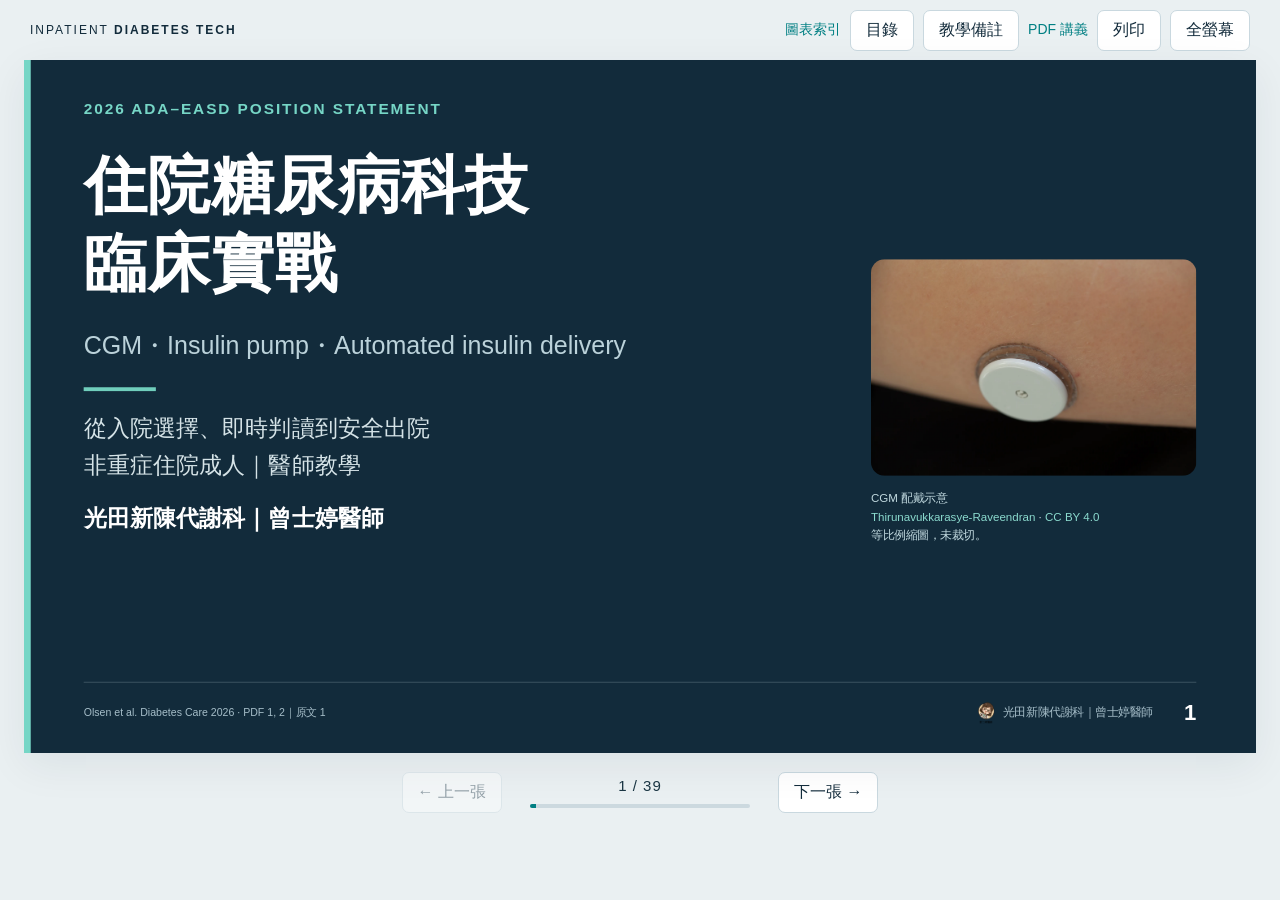
<file: site/index.html>
<!doctype html>
<html lang="zh-Hant">
  <head>
    <meta charset="utf-8" />
    <meta name="viewport" content="width=device-width,initial-scale=1" />
    <title>住院糖尿病科技臨床實戰｜曾士婷醫師</title>
    <meta
      name="description"
      content="39 張繁體中文醫師教學投影片：2026 ADA–EASD 住院成人 CGM、insulin pump、AID 臨床實戰。光田新陳代謝科｜曾士婷醫師。"
    />
    <meta property="og:title" content="住院糖尿病科技臨床實戰｜曾士婷醫師" />
    <meta
      property="og:description"
      content="2026 ADA–EASD position statement｜39 張繁中教學投影片與 PDF 講義"
    />
    <meta property="og:type" content="website" />
    <meta
      property="og:url"
      content="https://inpatient-diabetes-tech-2026.pages.dev/"
    />
    <meta
      property="og:image"
      content="https://inpatient-diabetes-tech-2026.pages.dev/assets/og.png"
    />
    <meta name="twitter:card" content="summary_large_image" />
    <link
      rel="canonical"
      href="https://inpatient-diabetes-tech-2026.pages.dev/"
    />
    <link rel="stylesheet" href="styles.css" />
    <script src="script.js" defer></script>
  </head>
  <body>
    <div class="appbar">
      <a class="site-name" href="#1">INPATIENT <b>DIABETES TECH</b></a>
      <div>
        <a href="images-and-sources.html" target="_blank" rel="noopener"
          >圖表索引</a
        ><button id="toc-button">目錄</button
        ><button id="notes-button" aria-expanded="false">教學備註</button
        ><a
          href="https://inpatient-diabetes-tech-2026.pages.dev/inpatient-diabetes-technology.pdf"
          download
          >PDF 講義</a
        ><button id="print-button">列印</button
        ><button id="fullscreen-button">全螢幕</button>
      </div>
    </div>
    <main id="stage">
      <div id="deck">
        <section
          class="slide cover"
          id="slide-1"
          aria-label="第 1 張：住院糖尿病科技 臨床實戰"
        >
          <header>
            <div class="eyebrow">2026 ADA–EASD POSITION STATEMENT</div>
            <h1>住院糖尿病科技<br />臨床實戰</h1>
            <p class="lead">CGM・Insulin pump・Automated insulin delivery</p>
          </header>
          <div class="slide-body">
            <div class="cover-bottom">
              <div class="cover-line"></div>
              <p>
                從入院選擇、即時判讀到安全出院<br />非重症住院成人｜醫師教學
              </p>
              <strong>光田新陳代謝科｜曾士婷醫師</strong>
            </div>
            <figure class="cover-photo">
              <img
                src="assets/photos/cgm.webp"
                alt="上臂配戴的 FreeStyle Libre 葡萄糖感測器"
              />
              <figcaption>
                CGM 配戴示意<br /><a
                  href="https://commons.wikimedia.org/wiki/File:FreeStyle_libre_am_Oberarm_und_Ausleseger%C3%A4t-6.jpg"
                  target="_blank"
                  rel="noopener"
                  >Thirunavukkarasye-Raveendran</a
                >
                ·
                <a
                  href="https://creativecommons.org/licenses/by/4.0/"
                  target="_blank"
                  rel="noopener"
                  >CC BY 4.0</a
                ><br />等比例縮圖，未裁切。
              </figcaption>
            </figure>
          </div>
          <footer>
            <span>Olsen et al. Diabetes Care 2026 · PDF 1, 2｜原文 1</span>
            <div class="brand">
              <img
                src="assets/ating-logo.png"
                alt="阿婷醫師既有個人標誌"
              /><span>光田新陳代謝科｜曾士婷醫師</span>
            </div>
            <b class="page-number">1</b>
          </footer>
        </section>
        <section
          class="slide"
          id="slide-2"
          aria-label="第 2 張：先確定：這份聲明用在哪裡？"
          hidden
        >
          <header>
            <div class="eyebrow">導讀｜適用範圍</div>
            <h1>先確定：這份聲明用在哪裡？</h1>
            <p class="lead">以非重症住院成人為核心；不能直接外推至兒童。</p>
          </header>
          <div class="slide-body">
            <div class="cards">
              <article class="card">
                <h3>適用族群</h3>
                <p>住院成人、非重症照護<br />涵蓋第 1 型與第 2 型糖尿病</p>
              </article>
              <article class="card">
                <h3>證據分級</h3>
                <p>沿用原文 A、B、C、E<br /><b>E = 專家意見</b></p>
              </article>
              <article class="card">
                <h3>落地條件</h3>
                <p>裝置＋標準流程＋受訓團隊<br />持續評估病況與操作能力</p>
              </article>
            </div>
            <div class="callout">
              研究結果不一致：CGM 的效益與 insulin titration
              protocol、團隊訓練和執行方式有關。
            </div>
          </div>
          <footer>
            <span
              >Olsen et al. Diabetes Care 2026 · PDF 2, 3, 4, 11｜原文 1, 2, 3,
              10</span
            >
            <div class="brand">
              <img
                src="assets/ating-logo.png"
                alt="阿婷醫師既有個人標誌"
              /><span>光田新陳代謝科｜曾士婷醫師</span>
            </div>
            <b class="page-number">2</b>
          </footer>
        </section>
        <section
          class="slide"
          id="slide-3"
          aria-label="第 3 張：把裝置整合進整段住院照護"
          hidden
        >
          <header>
            <div class="eyebrow">導讀｜九大主題</div>
            <h1>把裝置整合進整段住院照護</h1>
            <p class="lead">從「能不能用」走到「誰看、誰回應、如何交班」。</p>
          </header>
          <div class="slide-body">
            <div class="topics">
              <div><b>1</b><span>病人選擇</span></div>
              <div><b>2</b><span>住院 CGM 目標</span></div>
              <div><b>3</b><span>CGM 引導胰島素調整</span></div>
              <div><b>4</b><span>手術前後照護</span></div>
              <div><b>5</b><span>CGM 警報設定</span></div>
              <div><b>6</b><span>人員訓練與工作流程</span></div>
              <div><b>7</b><span>電子病歷整合</span></div>
              <div><b>8</b><span>影像檢查</span></div>
              <div><b>9</b><span>出院計畫</span></div>
            </div>
          </div>
          <footer>
            <span>Olsen et al. Diabetes Care 2026 · PDF 1, 2｜原文 1</span>
            <div class="brand">
              <img
                src="assets/ating-logo.png"
                alt="阿婷醫師既有個人標誌"
              /><span>光田新陳代謝科｜曾士婷醫師</span>
            </div>
            <b class="page-number">3</b>
          </footer>
        </section>
        <section
          class="slide source-slide"
          id="slide-4"
          aria-label="第 4 張：Graphical abstract｜原文圖像摘要"
          hidden
        >
          <header>
            <div class="eyebrow">原文圖表｜GRAPHICAL ABSTRACT</div>
            <h1>Graphical abstract｜原文圖像摘要</h1>
            <p class="lead">
              原文完整圖表 · 九大主題與住院 CGM 目標的原文總覽。
            </p>
          </header>
          <div class="slide-body">
            <figure class="original-figure">
              <button
                class="figure-open"
                data-src="assets/originals/graphical-abstract.png"
                data-title="Graphical abstract｜原文圖像摘要"
                aria-label="放大 Graphical abstract"
              >
                <img
                  src="assets/originals/graphical-abstract.png"
                  alt="原文 Graphical abstract：原文圖像摘要，保留完整標題、圖說與註解"
                />
              </button>
              <figcaption>
                點選圖表可放大檢視 ·
                <a
                  href="https://inpatient-diabetes-tech-2026.pages.dev/assets/originals/graphical-abstract.png"
                  target="_blank"
                  rel="noopener"
                  >開啟高解析原圖 ↗</a
                >
              </figcaption>
            </figure>
          </div>
          <footer>
            <span
              >Olsen et al. Diabetes Care 2026 · PDF 1｜Graphical abstract ·
              Graphical abstract · © ADA/EASD 2026</span
            >
            <div class="brand">
              <img
                src="assets/ating-logo.png"
                alt="阿婷醫師既有個人標誌"
              /><span>光田新陳代謝科｜曾士婷醫師</span>
            </div>
            <b class="page-number">4</b>
          </footer>
        </section>
        <section
          class="slide"
          id="slide-5"
          aria-label="第 5 張：已在使用：安全可行就繼續"
          hidden
        >
          <header>
            <div class="eyebrow">01｜SELECTION</div>
            <h1>已在使用：安全可行就繼續</h1>
            <p class="lead">CGM 與 pump／AID 的延續條件不同。</p>
          </header>
          <div class="slide-body">
            <div class="cards">
              <article class="card">
                <h3>CGM｜B</h3>
                <p>病人<b>或醫療人員</b>能安全支援使用，即應延續。</p>
              </article>
              <article class="card">
                <h3>Pump／AID｜C</h3>
                <p>病人能安全自行管理才延續；<b>每次接觸</b>重新評估能力。</p>
              </article>
            </div>
            <div class="flow">
              <article>
                <span>1</span>
                <h3>確認裝置</h3>
                <p>型號、耗材、操作能力</p>
              </article>
              <article>
                <span>2</span>
                <h3>共享資料</h3>
                <p>醫療人員能看見血糖／胰島素資料</p>
              </article>
              <article>
                <span>3</span>
                <h3>共同照護</h3>
                <p>必要時仍以院內 POC 驗證</p>
              </article>
            </div>
          </div>
          <footer>
            <span>Olsen et al. Diabetes Care 2026 · PDF 4, 5｜原文 3, 4</span>
            <div class="brand">
              <img
                src="assets/ating-logo.png"
                alt="阿婷醫師既有個人標誌"
              /><span>光田新陳代謝科｜曾士婷醫師</span>
            </div>
            <b class="page-number">5</b>
          </footer>
        </section>
        <section
          class="slide"
          id="slide-6"
          aria-label="第 6 張：優先找出低血糖高風險者"
          hidden
        >
          <header>
            <div class="eyebrow">01｜SELECTION</div>
            <h1>優先找出低血糖高風險者</h1>
            <p class="lead">不只看目前血糖，也看治療、病史與進食變化。</p>
          </header>
          <div class="slide-body">
            <div class="cards">
              <article class="card">
                <h3>藥物與事件｜B</h3>
                <p>
                  住院前使用胰島素或易致低血糖藥物；住院新開始胰島素；反覆或本次住院低血糖。
                </p>
              </article>
              <article class="card">
                <h3>易感族群｜B</h3>
                <p>低血糖不自覺、腎功能損傷、年長、多重共病、進食不佳等。</p>
              </article>
              <article class="card">
                <h3>認知功能障礙｜E</h3>
                <p>若醫療人員能管理 CGM 並取得資料，仍可考慮使用。</p>
              </article>
            </div>
            <div class="callout">
              入院時建立風險清單；病況、營養或類固醇劑量改變時再評估。
            </div>
          </div>
          <footer>
            <span>Olsen et al. Diabetes Care 2026 · PDF 4, 5｜原文 3, 4</span>
            <div class="brand">
              <img
                src="assets/ating-logo.png"
                alt="阿婷醫師既有個人標誌"
              /><span>光田新陳代謝科｜曾士婷醫師</span>
            </div>
            <b class="page-number">6</b>
          </footer>
        </section>
        <section
          class="slide"
          id="slide-7"
          aria-label="第 7 張：高血糖風險：誰值得優先用 CGM？"
          hidden
        >
          <header>
            <div class="eyebrow">01｜SELECTION</div>
            <h1>高血糖風險：誰值得優先用 CGM？</h1>
            <p class="lead">原文建議「考慮使用」，並非一律啟用。</p>
          </header>
          <div class="slide-body">
            <div class="cards">
              <article class="card">
                <h3>基礎風險｜C</h3>
                <p>入院前使用胰島素<br />多重嚴重共病<br /><b>HbA1c >9%</b></p>
              </article>
              <article class="card">
                <h3>類固醇｜E</h3>
                <p>
                  既有糖尿病：prednisolone 等效量 <b>>10 mg/day</b
                  ><br />無既有糖尿病、新發高血糖：<b>>30 mg/day</b>
                </p>
              </article>
              <article class="card">
                <h3>營養支持｜E</h3>
                <p>接受腸道或靜脈營養的糖尿病住院病人。</p>
              </article>
            </div>
            <div class="callout">
              類固醇兩種情境均須同時有：反覆測得 glucose >180 mg/dL。
            </div>
          </div>
          <footer>
            <span>Olsen et al. Diabetes Care 2026 · PDF 5｜原文 4</span>
            <div class="brand">
              <img
                src="assets/ating-logo.png"
                alt="阿婷醫師既有個人標誌"
              /><span>光田新陳代謝科｜曾士婷醫師</span>
            </div>
            <b class="page-number">7</b>
          </footer>
        </section>
        <section
          class="slide source-slide"
          id="slide-8"
          aria-label="第 8 張：Table 1｜低血糖與高血糖風險因子"
          hidden
        >
          <header>
            <div class="eyebrow">原文圖表｜TABLE 1</div>
            <h1>Table 1｜低血糖與高血糖風險因子</h1>
            <p class="lead">
              原文完整圖表 · 保留三欄全部風險因子，包含低、高血糖共同風險。
            </p>
          </header>
          <div class="slide-body">
            <figure class="original-figure">
              <button
                class="figure-open"
                data-src="assets/originals/table-1.png"
                data-title="Table 1｜低血糖與高血糖風險因子"
                aria-label="放大 Table 1"
              >
                <img
                  src="assets/originals/table-1.png"
                  alt="原文 Table 1：低血糖與高血糖風險因子，保留完整標題、圖說與註解"
                />
              </button>
              <figcaption>
                點選圖表可放大檢視 ·
                <a
                  href="https://inpatient-diabetes-tech-2026.pages.dev/assets/originals/table-1.png"
                  target="_blank"
                  rel="noopener"
                  >開啟高解析原圖 ↗</a
                >
              </figcaption>
            </figure>
          </div>
          <footer>
            <span
              >Olsen et al. Diabetes Care 2026 · PDF 4｜原文 3 · Table 1 · ©
              ADA/EASD 2026</span
            >
            <div class="brand">
              <img
                src="assets/ating-logo.png"
                alt="阿婷醫師既有個人標誌"
              /><span>光田新陳代謝科｜曾士婷醫師</span>
            </div>
            <b class="page-number">8</b>
          </footer>
        </section>
        <section
          class="slide"
          id="slide-9"
          aria-label="第 9 張：何時停止或重新評估裝置？"
          hidden
        >
          <header>
            <div class="eyebrow">01｜SELECTION</div>
            <h1>何時停止或重新評估裝置？</h1>
            <p class="lead">先處理臨床狀態，再安排安全的治療替代。</p>
          </header>
          <div class="slide-body">
            <div class="split">
              <div>
                <div class="cards">
                  <article class="card danger">
                    <h3>主要禁忌情境</h3>
                    <p>DKA／HHS；病人與團隊無法安全管理；耗材不足。</p>
                  </article>
                  <article class="card warm">
                    <h3>裝置與程序限制</h3>
                    <p>特定影像檢查；干擾 CGM 準確度的藥物或病況。</p>
                  </article>
                </div>
              </div>
              <div class="feature">
                <small>意識障礙的例外</small>
                <h3>CGM 可由團隊接手</h3>
                <p>若醫療人員能管理裝置且能取得資料，可延續 CGM。</p>
                <p>此例外不能直接套用到病人自行操作 pump／AID。</p>
              </div>
            </div>
          </div>
          <footer>
            <span>Olsen et al. Diabetes Care 2026 · PDF 5｜原文 4</span>
            <div class="brand">
              <img
                src="assets/ating-logo.png"
                alt="阿婷醫師既有個人標誌"
              /><span>光田新陳代謝科｜曾士婷醫師</span>
            </div>
            <b class="page-number">9</b>
          </footer>
        </section>
        <section
          class="slide"
          id="slide-10"
          aria-label="第 10 張：住院 CGM：先守住低血糖底線"
          hidden
        >
          <header>
            <div class="eyebrow">02｜TARGETS</div>
            <h1>住院 CGM：先守住低血糖底線</h1>
            <p class="lead">每日評估；下列是整段住院期間的最低建議目標。</p>
          </header>
          <div class="slide-body">
            <div class="metrics">
              <div class="metric primary">
                <span>TIR · 70–180 mg/dL</span><b>>60<em>%</em></b
                ><small>目標範圍內時間</small>
              </div>
              <div class="metric">
                <span>TAR · >180 mg/dL</span><b><25<em>%</em></b
                ><small>高血糖時間</small>
              </div>
              <div class="metric warm">
                <span>TAR · >250 mg/dL</span><b><5<em>%</em></b
                ><small>極高血糖時間</small>
              </div>
              <div class="metric warm">
                <span>TNL · 70–100 mg/dL</span><b><15<em>%</em></b
                ><small>接近低血糖時間</small>
              </div>
              <div class="metric danger">
                <span>TBR · <70 mg/dL</span><b>0<em>%</em></b
                ><small>低血糖時間</small>
              </div>
            </div>
            <div class="callout">
              TIR、TAR、TBR 目標：E；TNL 目標：C。須依個別病況調整。
            </div>
          </div>
          <footer>
            <span>Olsen et al. Diabetes Care 2026 · PDF 5, 6｜原文 4, 5</span>
            <div class="brand">
              <img
                src="assets/ating-logo.png"
                alt="阿婷醫師既有個人標誌"
              /><span>光田新陳代謝科｜曾士婷醫師</span>
            </div>
            <b class="page-number">10</b>
          </footer>
        </section>
        <section
          class="slide source-slide"
          id="slide-11"
          aria-label="第 11 張：Figure 1｜住院 CGM 指標與目標"
          hidden
        >
          <header>
            <div class="eyebrow">原文圖表｜FIGURE 1</div>
            <h1>Figure 1｜住院 CGM 指標與目標</h1>
            <p class="lead">
              原文完整圖表 · 完整保留原文血糖區間、百分比與時間目標。
            </p>
          </header>
          <div class="slide-body">
            <figure class="original-figure">
              <button
                class="figure-open"
                data-src="assets/originals/figure-1.png"
                data-title="Figure 1｜住院 CGM 指標與目標"
                aria-label="放大 Figure 1"
              >
                <img
                  src="assets/originals/figure-1.png"
                  alt="原文 Figure 1：住院 CGM 指標與目標，保留完整標題、圖說與註解"
                />
              </button>
              <figcaption>
                點選圖表可放大檢視 ·
                <a
                  href="https://inpatient-diabetes-tech-2026.pages.dev/assets/originals/figure-1.png"
                  target="_blank"
                  rel="noopener"
                  >開啟高解析原圖 ↗</a
                >
              </figcaption>
            </figure>
          </div>
          <footer>
            <span
              >Olsen et al. Diabetes Care 2026 · PDF 6｜原文 5 · Figure 1 · ©
              ADA/EASD 2026</span
            >
            <div class="brand">
              <img
                src="assets/ating-logo.png"
                alt="阿婷醫師既有個人標誌"
              /><span>光田新陳代謝科｜曾士婷醫師</span>
            </div>
            <b class="page-number">11</b>
          </footer>
        </section>
        <section
          class="slide"
          id="slide-12"
          aria-label="第 12 張：TIR 達標，也可能藏著低血糖風險"
          hidden
        >
          <header>
            <div class="eyebrow">02｜TARGETS</div>
            <h1>TIR 達標，也可能藏著低血糖風險</h1>
            <p class="lead">TNL 是 TIR 裡靠近低血糖的部分。</p>
          </header>
          <div class="slide-body">
            <div class="range-labels">
              <span>70</span><span>100</span><span>180 mg/dL</span>
            </div>
            <div class="range">
              <div>TNL<br /><strong>70–100</strong></div>
              <div>TIR 的其餘範圍<br /><strong>100–180</strong></div>
            </div>
            <div class="range-bracket">TIR 70–180 mg/dL</div>
            <div class="cards">
              <article class="card">
                <h3>同時看兩件事</h3>
                <p>TIR >60% 的同時，仍要把 TNL 控制在 <15%。</p>
              </article>
              <article class="card">
                <h3>每日看趨勢</h3>
                <p>
                  住院病況和攝食快速改變；依每日資料調整，不沿用門診長期報表思維。
                </p>
              </article>
            </div>
          </div>
          <footer>
            <span>Olsen et al. Diabetes Care 2026 · PDF 5, 6｜原文 4, 5</span>
            <div class="brand">
              <img
                src="assets/ating-logo.png"
                alt="阿婷醫師既有個人標誌"
              /><span>光田新陳代謝科｜曾士婷醫師</span>
            </div>
            <b class="page-number">12</b>
          </footer>
        </section>
        <section
          class="slide"
          id="slide-13"
          aria-label="第 13 張：CGM 引導 MDI：用標準流程調整"
          hidden
        >
          <header>
            <div class="eyebrow">03｜TITRATION</div>
            <h1>CGM 引導 MDI：用標準流程調整</h1>
            <p class="lead">避免只因畫面出現一個高值，就臨時加打胰島素。</p>
          </header>
          <div class="slide-body">
            <div class="flow">
              <article>
                <span>1</span>
                <h3>先驗證</h3>
                <p>準確度、症狀與 POC 是否一致</p>
              </article>
              <article>
                <span>2</span>
                <h3>看完整時段</h3>
                <p>血糖曲線、飲食與胰島素給藥時序</p>
              </article>
              <article>
                <span>3</span>
                <h3>分項調整</h3>
                <p>Basal、prandial、correction</p>
              </article>
              <article>
                <span>4</span>
                <h3>每天回顧</h3>
                <p>依標準 protocol 及臨床判斷</p>
              </article>
            </div>
            <div class="callout">
              使用標準化 CGM-based insulin protocol：A。用於給藥的 CGM 應符合
              iCGM 標準：E。
            </div>
          </div>
          <footer>
            <span
              >Olsen et al. Diabetes Care 2026 · PDF 5, 6, 9｜原文 4, 5, 8</span
            >
            <div class="brand">
              <img
                src="assets/ating-logo.png"
                alt="阿婷醫師既有個人標誌"
              /><span>光田新陳代謝科｜曾士婷醫師</span>
            </div>
            <b class="page-number">13</b>
          </footer>
        </section>
        <section
          class="slide source-slide"
          id="slide-14"
          aria-label="第 14 張：Figure 2｜胰島素調整的三個血糖區間"
          hidden
        >
          <header>
            <div class="eyebrow">原文圖表｜FIGURE 2</div>
            <h1>Figure 2｜胰島素調整的三個血糖區間</h1>
            <p class="lead">
              原文完整圖表 · 完整保留原文調整區間與 increase／decrease insulin
              示意。
            </p>
          </header>
          <div class="slide-body">
            <figure class="original-figure">
              <button
                class="figure-open"
                data-src="assets/originals/figure-2.png"
                data-title="Figure 2｜胰島素調整的三個血糖區間"
                aria-label="放大 Figure 2"
              >
                <img
                  src="assets/originals/figure-2.png"
                  alt="原文 Figure 2：胰島素調整的三個血糖區間，保留完整標題、圖說與註解"
                />
              </button>
              <figcaption>
                點選圖表可放大檢視 ·
                <a
                  href="https://inpatient-diabetes-tech-2026.pages.dev/assets/originals/figure-2.png"
                  target="_blank"
                  rel="noopener"
                  >開啟高解析原圖 ↗</a
                >
              </figcaption>
            </figure>
          </div>
          <footer>
            <span
              >Olsen et al. Diabetes Care 2026 · PDF 7｜原文 6 · Figure 2 · ©
              ADA/EASD 2026</span
            >
            <div class="brand">
              <img
                src="assets/ating-logo.png"
                alt="阿婷醫師既有個人標誌"
              /><span>光田新陳代謝科｜曾士婷醫師</span>
            </div>
            <b class="page-number">14</b>
          </footer>
        </section>
        <section
          class="slide supplement"
          id="slide-15"
          aria-label="第 15 張：標準調整：先處理低值，再看極端值"
          hidden
        >
          <header>
            <div class="eyebrow">03｜TITRATION</div>
            <h1>標準調整：先處理低值，再看極端值</h1>
            <p class="lead">補充資料 2 提供的是有條件的調整框架。</p>
          </header>
          <div class="slide-body">
            <div class="cards">
              <article class="card">
                <h3>Rule of the lowest</h3>
                <p>
                  同一調整時段同時出現低、高血糖，且達 protocol
                  門檻時，優先套用低值規則。
                </p>
              </article>
              <article class="card">
                <h3>Rule of the extremes</h3>
                <p>先處理偏離預定調整範圍更遠的極端區間，再看鄰近區間。</p>
              </article>
              <article class="card">
                <h3>每日回顧</h3>
                <p>以過去 24 小時 CGM 評估 basal、餐時與矯正劑量。</p>
              </article>
            </div>
            <div class="callout">
              本網站呈現原則；實際劑量表請開啟原文補充資料，搭配院內流程執行。
            </div>
          </div>
          <footer>
            <span
              >Olsen et al. Diabetes Care 2026 · PDF 5, 6｜原文 4, 5；ESM 2，第
              2 頁</span
            >
            <div class="brand">
              <img
                src="assets/ating-logo.png"
                alt="阿婷醫師既有個人標誌"
              /><span>光田新陳代謝科｜曾士婷醫師</span>
            </div>
            <b class="page-number">15</b>
          </footer>
        </section>
        <section
          class="slide"
          id="slide-16"
          aria-label="第 16 張：餐時劑量：先看吃了多少"
          hidden
        >
          <header>
            <div class="eyebrow">03｜TITRATION</div>
            <h1>餐時劑量：先看吃了多少</h1>
            <p class="lead">無法精確計算醣量時，可依總日劑量估算。</p>
          </header>
          <div class="slide-body">
            <div class="split">
              <div class="feature">
                <small>攝食足夠、TDD 已知</small>
                <h3 class="huge">40%</h3>
                <p>
                  約以總日胰島素劑量的 40%<br />作餐時胰島素，再分配至各餐。
                </p>
              </div>
              <div>
                <div class="cards">
                  <article class="card">
                    <h3>進食極少</h3>
                    <p>可能僅需很少、甚至不需餐時胰島素。</p>
                  </article>
                  <article class="card">
                    <h3>需求提高</h3>
                    <p>
                      類固醇、營養支持或壓力性高血糖者，餐時占比可能需 50–60%。
                    </p>
                  </article>
                </div>
              </div>
            </div>
            <div class="callout">
              以上為原文估算建議（C），不能取代個別攝食與血糖評估。
            </div>
          </div>
          <footer>
            <span>Olsen et al. Diabetes Care 2026 · PDF 6｜原文 5</span>
            <div class="brand">
              <img
                src="assets/ating-logo.png"
                alt="阿婷醫師既有個人標誌"
              /><span>光田新陳代謝科｜曾士婷醫師</span>
            </div>
            <b class="page-number">16</b>
          </footer>
        </section>
        <section
          class="slide"
          id="slide-17"
          aria-label="第 17 張：避免 insulin stacking：先查上一劑"
          hidden
        >
          <header>
            <div class="eyebrow">03｜TITRATION</div>
            <h1>避免 insulin stacking：先查上一劑</h1>
            <p class="lead">適用於警報觸發，也適用於排定的 correction。</p>
          </header>
          <div class="slide-body">
            <div class="dose-pair">
              <article>
                <span>Rapid-acting insulin</span
                ><strong>>3 <small>h</small></strong>
                <p>距上次速效胰島素給藥</p>
              </article>
              <article>
                <span>Regular human insulin</span
                ><strong>>4 <small>h</small></strong>
                <p>距上次 regular insulin 給藥</p>
              </article>
            </div>
            <div class="callout">
              補打前確認時間與已給劑量；高值警報不等於立刻再打一劑。（E）
            </div>
          </div>
          <footer>
            <span>Olsen et al. Diabetes Care 2026 · PDF 7, 8｜原文 6, 7</span>
            <div class="brand">
              <img
                src="assets/ating-logo.png"
                alt="阿婷醫師既有個人標誌"
              /><span>光田新陳代謝科｜曾士婷醫師</span>
            </div>
            <b class="page-number">17</b>
          </footer>
        </section>
        <section
          class="slide photo-slide"
          id="slide-18"
          aria-label="第 18 張：延續 pump／AID：保持模式與責任清楚"
          hidden
        >
          <header>
            <div class="eyebrow">03｜PUMP / AID</div>
            <h1>延續 pump／AID：保持模式與責任清楚</h1>
            <p class="lead">非自動幫浦與 AID 的調整方式不同。</p>
          </header>
          <div class="slide-body">
            <div class="photo-layout">
              <figure>
                <img
                  src="assets/photos/pump.webp"
                  alt="胰島素幫浦、儲藥筒、輸注管路與置入器"
                />
                <figcaption>
                  幫浦與輸注組的外觀示意<br /><a
                    href="https://commons.wikimedia.org/wiki/File:Insulin_pump_and_infusion_set.JPG"
                    target="_blank"
                    rel="noopener"
                    >David-i98 · Public domain</a
                  ><br />等比例縮圖，未裁切。<br />歷史型號照片；不代表
                  AID 或型號推薦。
                </figcaption>
              </figure>
              <div class="photo-copy">
                <div class="cards">
                  <article class="card">
                    <h3>Non-AID pump｜C</h3>
                    <p>
                      反覆臨床評估，視需求調整 basal rate
                      與餐時劑量；住院調整尚缺已驗證指引。
                    </p>
                  </article>
                  <article class="card">
                    <h3>AID｜C</h3>
                    <p>
                      通常延續自動模式；除餐時輸入外，盡量減少額外人工介入。
                    </p>
                  </article>
                  <article class="card">
                    <h3>需求改變時</h3>
                    <p>
                      無進食或低血糖風險時，可考慮提高目標或較保守模式；依裝置特性判斷。
                    </p>
                  </article>
                </div>
                <div class="callout">
                  額外胰島素原則上透過 pump 給予。出現禁忌或需求超出 AID
                  能力時，評估改模式或轉換治療。
                </div>
              </div>
            </div>
          </div>
          <footer>
            <span
              >Olsen et al. Diabetes Care 2026 · PDF 5, 6, 7｜原文 4, 5, 6</span
            >
            <div class="brand">
              <img
                src="assets/ating-logo.png"
                alt="阿婷醫師既有個人標誌"
              /><span>光田新陳代謝科｜曾士婷醫師</span>
            </div>
            <b class="page-number">18</b>
          </footer>
        </section>
        <section
          class="slide source-slide"
          id="slide-19"
          aria-label="第 19 張：Table 2｜Non-AID pump 與 AID 的胰島素治療"
          hidden
        >
          <header>
            <div class="eyebrow">原文圖表｜TABLE 2</div>
            <h1>Table 2｜Non-AID pump 與 AID 的胰島素治療</h1>
            <p class="lead">
              原文完整圖表 · 完整保留非手術及手術期間的 pump／AID 建議。
            </p>
          </header>
          <div class="slide-body">
            <figure class="original-figure">
              <button
                class="figure-open"
                data-src="assets/originals/table-2.png"
                data-title="Table 2｜Non-AID pump 與 AID 的胰島素治療"
                aria-label="放大 Table 2"
              >
                <img
                  src="assets/originals/table-2.png"
                  alt="原文 Table 2：Non-AID pump 與 AID 的胰島素治療，保留完整標題、圖說與註解"
                />
              </button>
              <figcaption>
                點選圖表可放大檢視 ·
                <a
                  href="https://inpatient-diabetes-tech-2026.pages.dev/assets/originals/table-2.png"
                  target="_blank"
                  rel="noopener"
                  >開啟高解析原圖 ↗</a
                >
              </figcaption>
            </figure>
          </div>
          <footer>
            <span
              >Olsen et al. Diabetes Care 2026 · PDF 7｜原文 6 · Table 2 · ©
              ADA/EASD 2026</span
            >
            <div class="brand">
              <img
                src="assets/ating-logo.png"
                alt="阿婷醫師既有個人標誌"
              /><span>光田新陳代謝科｜曾士婷醫師</span>
            </div>
            <b class="page-number">19</b>
          </footer>
        </section>
        <section
          class="slide"
          id="slide-20"
          aria-label="第 20 張：預定停 pump：先銜接 basal insulin"
          hidden
        >
          <header>
            <div class="eyebrow">03｜TRANSITION</div>
            <h1>預定停 pump：先銜接 basal insulin</h1>
            <p class="lead">非手術的計畫性轉換，避免胰島素覆蓋中斷。</p>
          </header>
          <div class="slide-body">
            <div class="flow">
              <article>
                <span>1</span>
                <h3>估算 basal</h3>
                <p>由 pump 設定取得 24 小時基礎量</p>
              </article>
              <article>
                <span>2</span>
                <h3>提前給藥</h3>
                <p>停 pump 前 2 小時皮下注射 basal</p>
              </article>
              <article>
                <span>3</span>
                <h3>停 pump 後</h3>
                <p>以 MDI 搭配餐時／correction；每日調整</p>
              </article>
            </div>
            <div class="cards">
              <article class="card">
                <h3>若僅取得 TDD</h3>
                <p>
                  部分 AID 僅顯示總日劑量，可各分 50% 作 basal
                  與餐時，或依補充資料估算。
                </p>
              </article>
              <article class="card">
                <h3>重新啟用</h3>
                <p>禁忌解除後，評估注射 basal 已消退；原文舉約 22 小時為例。</p>
              </article>
            </div>
          </div>
          <footer>
            <span>Olsen et al. Diabetes Care 2026 · PDF 8｜原文 7</span>
            <div class="brand">
              <img
                src="assets/ating-logo.png"
                alt="阿婷醫師既有個人標誌"
              /><span>光田新陳代謝科｜曾士婷醫師</span>
            </div>
            <b class="page-number">20</b>
          </footer>
        </section>
        <section
          class="slide source-slide"
          id="slide-21"
          aria-label="第 21 張：Table 3｜由 pump／AID 轉換至注射治療"
          hidden
        >
          <header>
            <div class="eyebrow">原文圖表｜TABLE 3</div>
            <h1>Table 3｜由 pump／AID 轉換至注射治療</h1>
            <p class="lead">
              原文完整圖表 · 完整保留計畫性停用及重新啟用 pump／AID 的條件。
            </p>
          </header>
          <div class="slide-body">
            <figure class="original-figure">
              <button
                class="figure-open"
                data-src="assets/originals/table-3.png"
                data-title="Table 3｜由 pump／AID 轉換至注射治療"
                aria-label="放大 Table 3"
              >
                <img
                  src="assets/originals/table-3.png"
                  alt="原文 Table 3：由 pump／AID 轉換至注射治療，保留完整標題、圖說與註解"
                />
              </button>
              <figcaption>
                點選圖表可放大檢視 ·
                <a
                  href="https://inpatient-diabetes-tech-2026.pages.dev/assets/originals/table-3.png"
                  target="_blank"
                  rel="noopener"
                  >開啟高解析原圖 ↗</a
                >
              </figcaption>
            </figure>
          </div>
          <footer>
            <span
              >Olsen et al. Diabetes Care 2026 · PDF 8｜原文 7 · Table 3 · ©
              ADA/EASD 2026</span
            >
            <div class="brand">
              <img
                src="assets/ating-logo.png"
                alt="阿婷醫師既有個人標誌"
              /><span>光田新陳代謝科｜曾士婷醫師</span>
            </div>
            <b class="page-number">21</b>
          </footer>
        </section>
        <section
          class="slide"
          id="slide-22"
          aria-label="第 22 張：NPO 時，另訂基礎供應與營養計畫"
          hidden
        >
          <header>
            <div class="eyebrow">03｜NPO</div>
            <h1>NPO 時，另訂基礎供應與營養計畫</h1>
            <p class="lead">停止進食後仍須明確規劃胰島素與葡萄糖供應。</p>
          </header>
          <div class="slide-body">
            <div class="cards">
              <article class="card">
                <h3>胰島素路徑｜E</h3>
                <p>
                  依院內規範使用 insulin infusion；或延續 non-AID pump／AID。
                </p>
              </article>
              <article class="card">
                <h3>Non-AID pump｜E</h3>
                <p>
                  可將 basal rate <b>降低 10–25%</b>，不是降到原劑量的 10–25%。
                </p>
              </article>
              <article class="card">
                <h3>葡萄糖與營養｜E</h3>
                <p>
                  搭配含 glucose／dextrose 靜脈輸液；NPO >1–2
                  天時依規範轉腸道或靜脈營養。
                </p>
              </article>
            </div>
            <div class="callout">
              新置入 CGM 的前 24 小時，NPO 者 POC 可每 4–6 小時驗證。
            </div>
          </div>
          <footer>
            <span>Olsen et al. Diabetes Care 2026 · PDF 6, 8｜原文 5, 7</span>
            <div class="brand">
              <img
                src="assets/ating-logo.png"
                alt="阿婷醫師既有個人標誌"
              /><span>光田新陳代謝科｜曾士婷醫師</span>
            </div>
            <b class="page-number">22</b>
          </footer>
        </section>
        <section
          class="slide"
          id="slide-23"
          aria-label="第 23 張：手術分流：以少吃幾餐與複雜度判斷"
          hidden
        >
          <header>
            <div class="eyebrow">04｜PERIOPERATIVE</div>
            <h1>手術分流：以少吃幾餐與複雜度判斷</h1>
            <p class="lead">不能只用一個固定手術時數決定。</p>
          </header>
          <div class="slide-body">
            <div class="decision">
              <div class="decision-start">預估手術與恢復進食</div>
              <div class="cards">
                <article class="card">
                  <h3>短手術</h3>
                  <p><b>最多錯過一餐</b><br />適當條件下可延續 pump／AID。</p>
                </article>
                <article class="card danger">
                  <h3>較長、複雜或可能延長</h3>
                  <p>轉為 <b>IV insulin infusion</b><br />依院內規範執行。</p>
                </article>
              </div>
            </div>
            <div class="callout">
              適當情境可延續 CGM 與 CGM-based dosing（B）；pump／AID
              手術分流建議為 C。
            </div>
          </div>
          <footer>
            <span>Olsen et al. Diabetes Care 2026 · PDF 6, 7｜原文 5, 6</span>
            <div class="brand">
              <img
                src="assets/ating-logo.png"
                alt="阿婷醫師既有個人標誌"
              /><span>光田新陳代謝科｜曾士婷醫師</span>
            </div>
            <b class="page-number">23</b>
          </footer>
        </section>
        <section
          class="slide"
          id="slide-24"
          aria-label="第 24 張：術前準備與突發停機，要寫進計畫"
          hidden
        >
          <header>
            <div class="eyebrow">04｜PERIOPERATIVE</div>
            <h1>術前準備與突發停機，要寫進計畫</h1>
            <p class="lead">麻醉團隊必須能接觸、暫停或拆離 pump。</p>
          </header>
          <div class="slide-body">
            <div class="flow">
              <article>
                <span>1</span>
                <h3>手術前一天</h3>
                <p>新 infusion set 放在術野之外；備齊耗材</p>
              </article>
              <article>
                <span>2</span>
                <h3>手術前</h3>
                <p>合格人員評估設定；確認儲藥量充足</p>
              </article>
              <article>
                <span>3</span>
                <h3>手術當中</h3>
                <p>可接觸 pump；non-AID basal 每小時或依需要調整</p>
              </article>
              <article>
                <span>4</span>
                <h3>突然停用</h3>
                <p>依院內規範銜接對應 basal rate 的 IV insulin</p>
              </article>
            </div>
          </div>
          <footer>
            <span>Olsen et al. Diabetes Care 2026 · PDF 7｜原文 6</span>
            <div class="brand">
              <img
                src="assets/ating-logo.png"
                alt="阿婷醫師既有個人標誌"
              /><span>光田新陳代謝科｜曾士婷醫師</span>
            </div>
            <b class="page-number">24</b>
          </footer>
        </section>
        <section
          class="slide"
          id="slide-25"
          aria-label="第 25 張：警報預設：80 / 250 mg/dL"
          hidden
        >
          <header>
            <div class="eyebrow">05｜ALARMS</div>
            <h1>警報預設：80 / 250 mg/dL</h1>
            <p class="lead">低值先預警；高值同時兼顧風險與警報疲勞。</p>
          </header>
          <div class="slide-body">
            <div class="dose-pair alarms">
              <article class="low">
                <span>Low alarm · 立即警示</span><strong>80</strong>
                <p>mg/dL｜高風險可設更高</p>
              </article>
              <article>
                <span>High alarm</span><strong>250</strong>
                <p>mg/dL｜立即或依裝置設定延遲</p>
              </article>
            </div>
            <div class="callout">
              兩項警報建議均為 C；urgent low 等不可調警報須保持啟用。
            </div>
          </div>
          <footer>
            <span>Olsen et al. Diabetes Care 2026 · PDF 7｜原文 6</span>
            <div class="brand">
              <img
                src="assets/ating-logo.png"
                alt="阿婷醫師既有個人標誌"
              /><span>光田新陳代謝科｜曾士婷醫師</span>
            </div>
            <b class="page-number">25</b>
          </footer>
        </section>
        <section
          class="slide"
          id="slide-26"
          aria-label="第 26 張：警報響起：讓通知變成可追蹤的處置"
          hidden
        >
          <header>
            <div class="eyebrow">05｜ALARM RESPONSE</div>
            <h1>警報響起：讓通知變成可追蹤的處置</h1>
            <p class="lead">先有負責人，再談遠端監測。</p>
          </header>
          <div class="slide-body">
            <div class="flow">
              <article>
                <span>1</span>
                <h3>接收</h3>
                <p>護理站或指定人員看見警報</p>
              </article>
              <article>
                <span>2</span>
                <h3>確認</h3>
                <p>症狀、裝置狀況；必要時 POC</p>
              </article>
              <article>
                <span>3</span>
                <h3>處置</h3>
                <p>低血糖依院內流程；高血糖先查上一劑</p>
              </article>
              <article>
                <span>4</span>
                <h3>記錄</h3>
                <p>警報、回應時間、處置與後續結果</p>
              </article>
            </div>
            <div class="callout">
              避免隨手看到高值就反覆補打；需訓練警報回應與避免 insulin
              stacking。
            </div>
          </div>
          <footer>
            <span
              >Olsen et al. Diabetes Care 2026 · PDF 7, 8, 9, 10｜原文 6, 7, 8,
              9</span
            >
            <div class="brand">
              <img
                src="assets/ating-logo.png"
                alt="阿婷醫師既有個人標誌"
              /><span>光田新陳代謝科｜曾士婷醫師</span>
            </div>
            <b class="page-number">26</b>
          </footer>
        </section>
        <section
          class="slide"
          id="slide-27"
          aria-label="第 27 張：哪些時候一定要想到 POC？"
          hidden
        >
          <header>
            <div class="eyebrow">06｜POC VALIDATION</div>
            <h1>哪些時候一定要想到 POC？</h1>
            <p class="lead">新置入期與準確度疑慮，是原文特別列出的情境。</p>
          </header>
          <div class="slide-body">
            <div class="cards">
              <article class="card">
                <h3>新置入前 24 小時｜B</h3>
                <p>
                  餐前、睡前、夜間；NPO 時例如每 4–6 小時。感測器暖機期也需
                  POC。
                </p>
              </article>
              <article class="card">
                <h3>血糖極端值｜B</h3>
                <p>
                  CGM <70 mg/dL<br />或 >270 mg/dL<br />出現準確度疑慮時驗證。
                </p>
              </article>
              <article class="card">
                <h3>臨床不一致｜B</h3>
                <p>讀值與症狀／病況不符；存在可能的干擾物質。</p>
              </article>
            </div>
            <div class="callout">
              270 mg/dL 是此段的 POC 驗證情境；250 mg/dL 是高值警報預設。
            </div>
          </div>
          <footer>
            <span>Olsen et al. Diabetes Care 2026 · PDF 8, 9｜原文 7, 8</span>
            <div class="brand">
              <img
                src="assets/ating-logo.png"
                alt="阿婷醫師既有個人標誌"
              /><span>光田新陳代謝科｜曾士婷醫師</span>
            </div>
            <b class="page-number">27</b>
          </footer>
        </section>
        <section
          class="slide"
          id="slide-28"
          aria-label="第 28 張：CGM 與 POC 不一致：先保護低值"
          hidden
        >
          <header>
            <div class="eyebrow">06｜DISCREPANCY</div>
            <h1>CGM 與 POC 不一致：先保護低值</h1>
            <p class="lead">原文校正門檻必須搭配血糖穩定時評估。</p>
          </header>
          <div class="slide-body">
            <table>
              <thead>
                <tr>
                  <th>CGM 所在範圍</th>
                  <th>需評估校正的差異</th>
                </tr>
              </thead>
              <tbody>
                <tr>
                  <td>CGM >100 mg/dL</td>
                  <td>差異 >20%</td>
                </tr>
                <tr>
                  <td>CGM <100 mg/dL</td>
                  <td>差異超過 ±20 mg/dL</td>
                </tr>
              </tbody>
            </table>
            <div class="flow">
              <article>
                <span>1</span>
                <h3>立即判斷</h3>
                <p>依較低讀值引導決策，降低低血糖風險（E）</p>
              </article>
              <article>
                <span>2</span>
                <h3>穩定時校正</h3>
                <p>裝置允許才以 POC 校正（C）</p>
              </article>
              <article>
                <span>3</span>
                <h3>持續不一致</h3>
                <p>更換或停用 CGM（E）</p>
              </article>
            </div>
          </div>
          <footer>
            <span>Olsen et al. Diabetes Care 2026 · PDF 8｜原文 7</span>
            <div class="brand">
              <img
                src="assets/ating-logo.png"
                alt="阿婷醫師既有個人標誌"
              /><span>光田新陳代謝科｜曾士婷醫師</span>
            </div>
            <b class="page-number">28</b>
          </footer>
        </section>
        <section
          class="slide"
          id="slide-29"
          aria-label="第 29 張：讀值失真：同時查藥物、病況與壓迫"
          hidden
        >
          <header>
            <div class="eyebrow">06｜INTERFERENCE</div>
            <h1>讀值失真：同時查藥物、病況與壓迫</h1>
            <p class="lead">干擾方向和幅度取決於裝置與物質濃度。</p>
          </header>
          <div class="slide-body">
            <div class="cards">
              <article class="card">
                <h3>藥物／物質</h3>
                <p>
                  超出建議劑量的 acetaminophen、ascorbic
                  acid、hydroxyurea，以及其他還原性物質。
                </p>
              </article>
              <article class="card">
                <h3>臨床狀態</h3>
                <p>末梢循環不佳、低血糖、嚴重高血糖、酸中毒、嚴重貧血。</p>
              </article>
              <article class="card">
                <h3>機械性因素</h3>
                <p>壓迫感測器；翻身、轉送、長期臥床時注意固定與保護。</p>
              </article>
            </div>
            <div class="callout">
              依型號確認已知干擾；許多住院用藥尚未完成 CGM 干擾測試。
            </div>
          </div>
          <footer>
            <span>Olsen et al. Diabetes Care 2026 · PDF 8, 9｜原文 7, 8</span>
            <div class="brand">
              <img
                src="assets/ating-logo.png"
                alt="阿婷醫師既有個人標誌"
              /><span>光田新陳代謝科｜曾士婷醫師</span>
            </div>
            <b class="page-number">29</b>
          </footer>
        </section>
        <section
          class="slide"
          id="slide-30"
          aria-label="第 30 張：讓每一班都有可執行的照護流程"
          hidden
        >
          <header>
            <div class="eyebrow">06｜STAFF & WORKFLOW</div>
            <h1>讓每一班都有可執行的照護流程</h1>
            <p class="lead">標準化教育、角色分工與備援，比多一個螢幕更重要。</p>
          </header>
          <div class="slide-body">
            <div class="workflow-grid">
              <article>
                <b>1</b>
                <h3>裝置照護</h3>
                <p>置入／移除、部位、暖機、耗材、固定與管路預充。</p>
              </article>
              <article>
                <b>2</b>
                <h3>血糖判讀</h3>
                <p>看曲線與時序；POC 驗證；依 protocol 調整。</p>
              </article>
              <article>
                <b>3</b>
                <h3>警報責任</h3>
                <p>接收人、回應、處置、交班；避免 insulin stacking。</p>
              </article>
              <article>
                <b>4</b>
                <h3>每日再評估</h3>
                <p>自我管理能力、臨床狀態、可否繼續；備妥停機方案。</p>
              </article>
            </div>
          </div>
          <footer>
            <span
              >Olsen et al. Diabetes Care 2026 · PDF 8, 9, 10｜原文 7, 8,
              9</span
            >
            <div class="brand">
              <img
                src="assets/ating-logo.png"
                alt="阿婷醫師既有個人標誌"
              /><span>光田新陳代謝科｜曾士婷醫師</span>
            </div>
            <b class="page-number">30</b>
          </footer>
        </section>
        <section
          class="slide source-slide"
          id="slide-31"
          aria-label="第 31 張：Table 4｜住院裝置照護工作流程"
          hidden
        >
          <header>
            <div class="eyebrow">原文圖表｜TABLE 4</div>
            <h1>Table 4｜住院裝置照護工作流程</h1>
            <p class="lead">
              原文完整圖表 · 完整保留裝置、胰島素調整、警報與記錄工作流程。
            </p>
          </header>
          <div class="slide-body">
            <figure class="original-figure">
              <button
                class="figure-open"
                data-src="assets/originals/table-4.png"
                data-title="Table 4｜住院裝置照護工作流程"
                aria-label="放大 Table 4"
              >
                <img
                  src="assets/originals/table-4.png"
                  alt="原文 Table 4：住院裝置照護工作流程，保留完整標題、圖說與註解"
                />
              </button>
              <figcaption>
                點選圖表可放大檢視 ·
                <a
                  href="https://inpatient-diabetes-tech-2026.pages.dev/assets/originals/table-4.png"
                  target="_blank"
                  rel="noopener"
                  >開啟高解析原圖 ↗</a
                >
              </figcaption>
            </figure>
          </div>
          <footer>
            <span
              >Olsen et al. Diabetes Care 2026 · PDF 9｜原文 8 · Table 4 · ©
              ADA/EASD 2026</span
            >
            <div class="brand">
              <img
                src="assets/ating-logo.png"
                alt="阿婷醫師既有個人標誌"
              /><span>光田新陳代謝科｜曾士婷醫師</span>
            </div>
            <b class="page-number">31</b>
          </footer>
        </section>
        <section
          class="slide source-slide"
          id="slide-32"
          aria-label="第 32 張：Figure 3｜住院糖尿病裝置管理流程"
          hidden
        >
          <header>
            <div class="eyebrow">原文圖表｜FIGURE 3</div>
            <h1>Figure 3｜住院糖尿病裝置管理流程</h1>
            <p class="lead">
              原文完整圖表 · 完整保留判斷分支、箭頭與每日評估流程。
            </p>
          </header>
          <div class="slide-body">
            <figure class="original-figure">
              <button
                class="figure-open"
                data-src="assets/originals/figure-3.png"
                data-title="Figure 3｜住院糖尿病裝置管理流程"
                aria-label="放大 Figure 3"
              >
                <img
                  src="assets/originals/figure-3.png"
                  alt="原文 Figure 3：住院糖尿病裝置管理流程，保留完整標題、圖說與註解"
                />
              </button>
              <figcaption>
                點選圖表可放大檢視 ·
                <a
                  href="https://inpatient-diabetes-tech-2026.pages.dev/assets/originals/figure-3.png"
                  target="_blank"
                  rel="noopener"
                  >開啟高解析原圖 ↗</a
                >
              </figcaption>
            </figure>
          </div>
          <footer>
            <span
              >Olsen et al. Diabetes Care 2026 · PDF 9｜原文 8 · Figure 3 · ©
              ADA/EASD 2026</span
            >
            <div class="brand">
              <img
                src="assets/ating-logo.png"
                alt="阿婷醫師既有個人標誌"
              /><span>光田新陳代謝科｜曾士婷醫師</span>
            </div>
            <b class="page-number">32</b>
          </footer>
        </section>
        <section
          class="slide"
          id="slide-33"
          aria-label="第 33 張：未能自動串接，也要留下決策依據"
          hidden
        >
          <header>
            <div class="eyebrow">07｜EHR INTEGRATION</div>
            <h1>未能自動串接，也要留下決策依據</h1>
            <p class="lead">CGM、POC 與實驗室血糖必須清楚區分。</p>
          </header>
          <div class="slide-body">
            <table>
              <thead>
                <tr>
                  <th>病歷欄位</th>
                  <th>最少應包含</th>
                </tr>
              </thead>
              <tbody>
                <tr>
                  <td>裝置與責任</td>
                  <td>型號、部位、更換時間、誰操作、manual／AID 模式</td>
                </tr>
                <tr>
                  <td>血糖與設定</td>
                  <td>重要讀值／統計、目標、basal rate 或 AID 預估基礎量</td>
                </tr>
                <tr>
                  <td>劑量調整</td>
                  <td>調整依據、basal／餐時／correction、預定重評頻率</td>
                </tr>
                <tr>
                  <td>警報與處置</td>
                  <td>閾值、回應時間、採取的行動；出院摘要</td>
                </tr>
              </tbody>
            </table>
            <div class="callout">
              未完成 EHR 整合前，若據此作臨床決策，須人工記錄相關資訊。（E）
            </div>
          </div>
          <footer>
            <span
              >Olsen et al. Diabetes Care 2026 · PDF 8, 9, 10｜原文 7, 8,
              9</span
            >
            <div class="brand">
              <img
                src="assets/ating-logo.png"
                alt="阿婷醫師既有個人標誌"
              /><span>光田新陳代謝科｜曾士婷醫師</span>
            </div>
            <b class="page-number">33</b>
          </footer>
        </section>
        <section
          class="slide source-slide"
          id="slide-34"
          aria-label="第 34 張：Table 5｜電子病歷的記錄項目"
          hidden
        >
          <header>
            <div class="eyebrow">原文圖表｜TABLE 5</div>
            <h1>Table 5｜電子病歷的記錄項目</h1>
            <p class="lead">
              原文完整圖表 · 完整保留裝置、血糖、調整方式及警報記錄項目。
            </p>
          </header>
          <div class="slide-body">
            <figure class="original-figure">
              <button
                class="figure-open"
                data-src="assets/originals/table-5.png"
                data-title="Table 5｜電子病歷的記錄項目"
                aria-label="放大 Table 5"
              >
                <img
                  src="assets/originals/table-5.png"
                  alt="原文 Table 5：電子病歷的記錄項目，保留完整標題、圖說與註解"
                />
              </button>
              <figcaption>
                點選圖表可放大檢視 ·
                <a
                  href="https://inpatient-diabetes-tech-2026.pages.dev/assets/originals/table-5.png"
                  target="_blank"
                  rel="noopener"
                  >開啟高解析原圖 ↗</a
                >
              </figcaption>
            </figure>
          </div>
          <footer>
            <span
              >Olsen et al. Diabetes Care 2026 · PDF 10｜原文 9 · Table 5 · ©
              ADA/EASD 2026</span
            >
            <div class="brand">
              <img
                src="assets/ating-logo.png"
                alt="阿婷醫師既有個人標誌"
              /><span>光田新陳代謝科｜曾士婷醫師</span>
            </div>
            <b class="page-number">34</b>
          </footer>
        </section>
        <section
          class="slide"
          id="slide-35"
          aria-label="第 35 張：影像檢查：先查「確切型號」規範"
          hidden
        >
          <header>
            <div class="eyebrow">08｜IMAGING</div>
            <h1>影像檢查：先查「確切型號」規範</h1>
            <p class="lead">正式建議：遵循該裝置製造商指引。（E）</p>
          </header>
          <div class="slide-body">
            <div class="cards">
              <article class="card">
                <h3>CGM</h3>
                <p>
                  部分型號可於 X-ray／CT 保留；MRI 證據較少，不能全品牌通用。
                </p>
              </article>
              <article class="card">
                <h3>原文裝置例子</h3>
                <p>
                  Libre 2／3：原文引述可保留進行影像；MRI 期間可能受影響，約 1 h
                  後恢復。
                </p>
              </article>
              <article class="card">
                <h3>Pump／AID</h3>
                <p>MRI 前移除 pump 與金屬 cannula，並規劃替代胰島素供應。</p>
              </article>
            </div>
            <div class="callout">
              Eversense：原文描述移除 transmitter 後可接受
              X-ray／CT／MRI。仍須核對型號、地區仿單與檢查條件。
            </div>
          </div>
          <footer>
            <span>Olsen et al. Diabetes Care 2026 · PDF 10｜原文 9</span>
            <div class="brand">
              <img
                src="assets/ating-logo.png"
                alt="阿婷醫師既有個人標誌"
              /><span>光田新陳代謝科｜曾士婷醫師</span>
            </div>
            <b class="page-number">35</b>
          </footer>
        </section>
        <section
          class="slide"
          id="slide-36"
          aria-label="第 36 張：出院前，把住院低／高血糖帶進計畫"
          hidden
        >
          <header>
            <div class="eyebrow">09｜DISCHARGE</div>
            <h1>出院前，把住院低／高血糖帶進計畫</h1>
            <p class="lead">持續使用 CGM 者，安排約 2 週內門診追蹤。</p>
          </header>
          <div class="slide-body">
            <div class="split">
              <div class="feature">
                <small>CGM 出院銜接｜E</small>
                <h3 class="huge">2 <em>週</em></h3>
                <p>約 2 週內門診回診<br />讓裝置連結至門診團隊，能檢視資料。</p>
              </div>
              <div>
                <div class="cards">
                  <article class="card">
                    <h3>重新整理治療</h3>
                    <p>
                      納入住院的低／高血糖、HbA1c、資源、心腎共病與治療反應。
                    </p>
                  </article>
                  <article class="card">
                    <h3>共同決策</h3>
                    <p>
                      依門診確認的 dysglycemia、當地指引與給付，評估常規 CGM。
                    </p>
                  </article>
                </div>
              </div>
            </div>
          </div>
          <footer>
            <span>Olsen et al. Diabetes Care 2026 · PDF 10｜原文 9</span>
            <div class="brand">
              <img
                src="assets/ating-logo.png"
                alt="阿婷醫師既有個人標誌"
              /><span>光田新陳代謝科｜曾士婷醫師</span>
            </div>
            <b class="page-number">36</b>
          </footer>
        </section>
        <section
          class="slide"
          id="slide-37"
          aria-label="第 37 張：Pump／AID 出院：先恢復穩定生活"
          hidden
        >
          <header>
            <div class="eyebrow">09｜DISCHARGE</div>
            <h1>Pump／AID 出院：先恢復穩定生活</h1>
            <p class="lead">設定的最佳化，理想上在急性病況解除後於門診完成。</p>
          </header>
          <div class="slide-body">
            <div class="flow">
              <article>
                <span>1</span>
                <h3>出院前</h3>
                <p>交接模式、設定、住院事件與處置</p>
              </article>
              <article>
                <span>2</span>
                <h3>居家銜接</h3>
                <p>確認耗材、資料共享與追蹤安排</p>
              </article>
              <article>
                <span>3</span>
                <h3>門診再調整</h3>
                <p>急性病況消退、恢復平常活動後最佳化</p>
              </article>
            </div>
            <div class="callout">
              此為原文理想時機（E）；住院期間必要的安全調整仍須即時處理。
            </div>
          </div>
          <footer>
            <span>Olsen et al. Diabetes Care 2026 · PDF 9, 10｜原文 8, 9</span>
            <div class="brand">
              <img
                src="assets/ating-logo.png"
                alt="阿婷醫師既有個人標誌"
              /><span>光田新陳代謝科｜曾士婷醫師</span>
            </div>
            <b class="page-number">37</b>
          </footer>
        </section>
        <section
          class="slide"
          id="slide-38"
          aria-label="第 38 張：先選對人，再把資料變成安全行動"
          hidden
        >
          <header>
            <div class="eyebrow">TAKE-HOME｜臨床速記</div>
            <h1>先選對人，再把資料變成安全行動</h1>
            <p class="lead">每日評估、標準調整、即時回應、完整交班。</p>
          </header>
          <div class="slide-body">
            <div class="recap">
              <article>
                <b>0%</b>
                <p>TBR <70<br />低血糖優先避免</p>
              </article>
              <article>
                <b>80 / 250</b>
                <p>mg/dL<br />低／高警報預設</p>
              </article>
              <article>
                <b>>3 / >4 h</b>
                <p>速效／regular<br />correction 間隔</p>
              </article>
              <article>
                <b>約 2 週</b>
                <p>CGM 出院後<br />門診銜接</p>
              </article>
            </div>
            <div class="callout">
              POC 驗證與差異處理是安全基礎；pump
              停用、手術與影像都須先安排替代計畫。
            </div>
          </div>
          <footer>
            <span
              >Olsen et al. Diabetes Care 2026 · PDF 5, 7, 8, 9, 10｜原文 4, 6,
              7, 8, 9</span
            >
            <div class="brand">
              <img
                src="assets/ating-logo.png"
                alt="阿婷醫師既有個人標誌"
              /><span>光田新陳代謝科｜曾士婷醫師</span>
            </div>
            <b class="page-number">38</b>
          </footer>
        </section>
        <section
          class="slide"
          id="slide-39"
          aria-label="第 39 張：回到原文，帶著脈絡使用數字"
          hidden
        >
          <header>
            <div class="eyebrow">REFERENCE｜原文與延伸閱讀</div>
            <h1>回到原文，帶著脈絡使用數字</h1>
            <p class="lead">
              中文教學重繪與原文圖表對照；照片來源與授權均已註明。
            </p>
          </header>
          <div class="slide-body">
            <div class="reference-layout">
              <div>
                <p class="authors">
                  Olsen MT, Spanakis EK, Thabit H, Dhatariya K, Mustafa OG,
                  Avari P, Lumb AN, Dungan K, Philis-Tsimikas A, Kulasa K,
                  O’Neal DN, Joshi SR, Liarakos AL, Wilmot EG, Shaw JLV,
                  Vangoitsenhoven R, Mathieu C, Hirsch IB, Vellanki P, Pasquel
                  FJ, Umpierrez G, Galindo RJ, Pedersen-Bjergaard U, Kristensen
                  PL, Mader JK, Nørgaard K.
                </p>
                <p class="paper-title">
                  An International Position Statement on Practical Approaches
                  for Inpatient Continuous Glucose Monitoring, Insulin Pumps,
                  and Automated Insulin Delivery Systems in Adults.
                </p>
                <p>
                  <i>Diabetes Care.</i> 2026. Published online September 22,
                  2026; dci26-0091.
                </p>
                <p>
                  <a
                    href="https://doi.org/10.2337/dci26-0091"
                    target="_blank"
                    rel="noopener"
                    >DOI: 10.2337/dci26-0091 ↗</a
                  >
                </p>
                <p class="ref-small">
                  同時發表於 Diabetologia：10.1007/s00125-026-06838-8<br />補充資料：<a
                    href="https://doi.org/10.2337/figshare.32648427"
                    target="_blank"
                    rel="noopener"
                    >10.2337/figshare.32648427 ↗</a
                  >
                </p>
              </div>
              <aside>
                <img
                  class="qr"
                  src="assets/site-qr.png"
                  alt="掃描開啟本教學網站"
                />
                <p>手機開啟教學網站</p>
                <a
                  href="https://inpatient-diabetes-tech-2026.pages.dev/inpatient-diabetes-technology.pdf"
                  download
                  >下載 PDF 講義 ↓</a
                >
              </aside>
            </div>
          </div>
          <footer>
            <span>Olsen et al. Diabetes Care 2026 · PDF 2, 3｜原文 1, 2</span>
            <div class="brand">
              <img
                src="assets/ating-logo.png"
                alt="阿婷醫師既有個人標誌"
              /><span>光田新陳代謝科｜曾士婷醫師</span>
            </div>
            <b class="page-number">39</b>
          </footer>
        </section>
      </div>
    </main>
    <div class="navigation">
      <button id="prev" aria-label="上一張">← 上一張</button>
      <div>
        <span id="counter" aria-live="polite" aria-atomic="true">1 / 39</span>
        <div
          class="progress"
          role="progressbar"
          aria-label="投影片進度"
          aria-valuemin="1"
          aria-valuemax="39"
          aria-valuenow="1"
        >
          <span id="progress-fill"></span>
        </div>
      </div>
      <button id="next" aria-label="下一張">下一張 →</button>
    </div>
    <aside id="notes" hidden>
      <h2>教學備註</h2>
      <p id="notes-content"></p>
      <a
        href="https://doi.org/10.2337/dci26-0091"
        target="_blank"
        rel="noopener"
        >閱讀原文 ↗</a
      >
    </aside>
    <dialog id="toc">
      <div class="dialog-head">
        <h2>投影片目錄</h2>
        <button id="close-toc" aria-label="關閉目錄">關閉 ✕</button>
      </div>
      <div id="toc-items"></div>
    </dialog>
    <noscript
      ><p>
        請啟用 JavaScript 使用換頁功能，或直接下載
        <a
          href="https://inpatient-diabetes-tech-2026.pages.dev/inpatient-diabetes-technology.pdf"
          >PDF 講義</a
        >。
      </p></noscript
    >
    <dialog id="figure-dialog" aria-labelledby="figure-dialog-title">
      <div class="dialog-head">
        <h2 id="figure-dialog-title">原文圖表</h2>
        <div class="zoom-controls">
          <button id="zoom-out" aria-label="縮小圖表">−</button
          ><span id="zoom-level">100%</span
          ><button id="zoom-in" aria-label="放大圖表">＋</button
          ><button id="figure-close">關閉 ✕</button>
        </div>
      </div>
      <div id="figure-scroll"><img id="figure-large" alt="" /></div>
      <p class="figure-dialog-source">
        Olsen et al. Diabetes Care 2026 · DOI: 10.2337/dci26-0091 · © ADA/EASD
      </p>
    </dialog>
  </body>
</html>
</file>
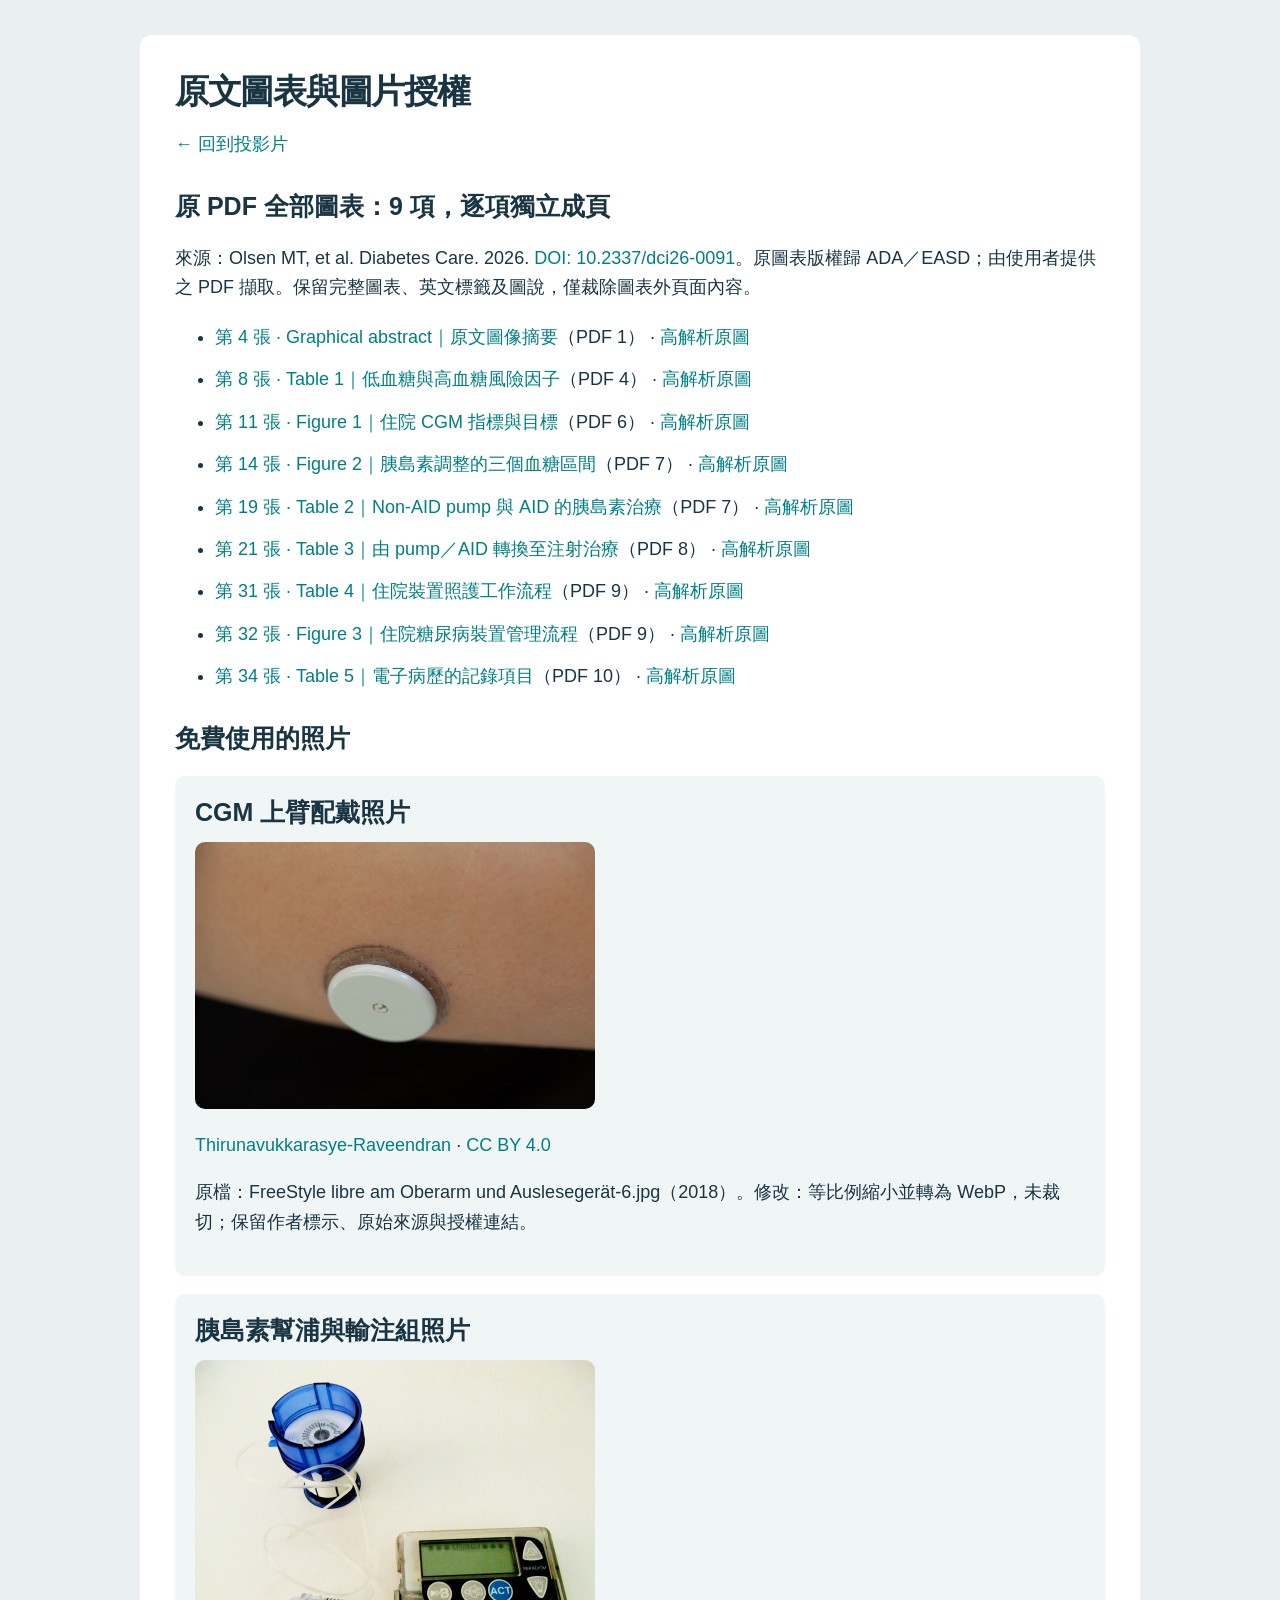
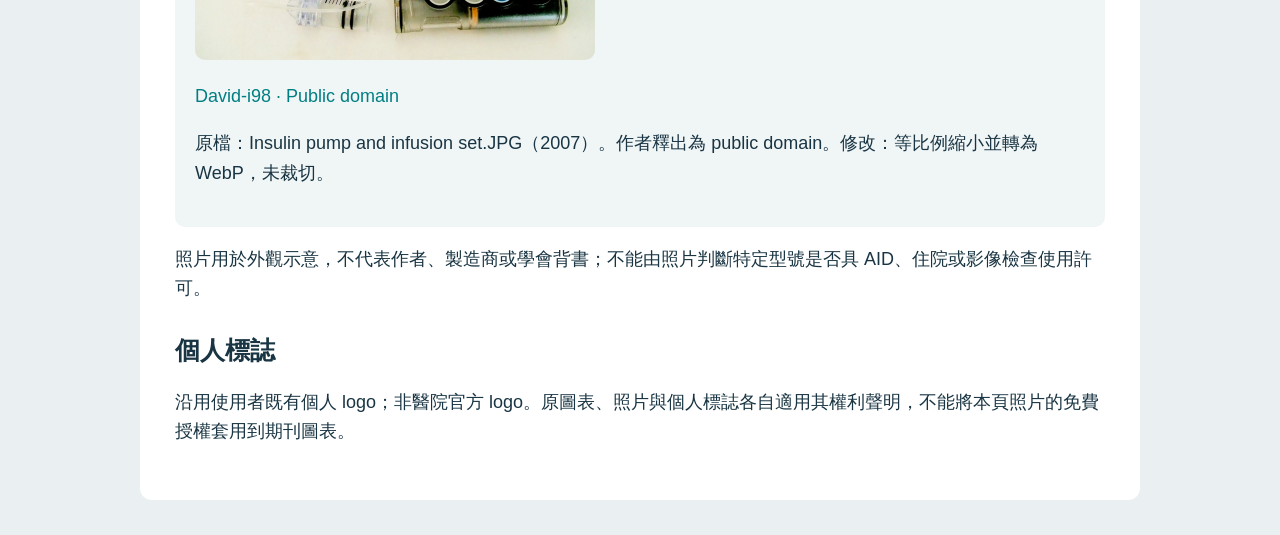
<file: site/images-and-sources.html>
<!doctype html>
<html lang="zh-Hant">
  <head>
    <meta charset="utf-8" />
    <meta name="viewport" content="width=device-width,initial-scale=1" />
    <title>原文圖表與圖片授權｜住院糖尿病科技</title>
    <link rel="stylesheet" href="styles.css" />
  </head>
  <body class="sources-page">
    <main>
      <h1>原文圖表與圖片授權</h1>
      <p><a href="index.html">← 回到投影片</a></p>
      <h2>原 PDF 全部圖表：9 項，逐項獨立成頁</h2>
      <p>
        來源：Olsen MT, et al. Diabetes Care. 2026.
        <a href="https://doi.org/10.2337/dci26-0091">DOI: 10.2337/dci26-0091</a
        >。原圖表版權歸 ADA／EASD；由使用者提供之 PDF
        擷取。保留完整圖表、英文標籤及圖說，僅裁除圖表外頁面內容。
      </p>
      <ul>
        <li>
          <a href="index.html#4">第 4 張 · Graphical abstract｜原文圖像摘要</a
          >（PDF 1） ·
          <a href="assets/originals/graphical-abstract.png">高解析原圖</a>
        </li>
        <li>
          <a href="index.html#8">第 8 張 · Table 1｜低血糖與高血糖風險因子</a
          >（PDF 4） · <a href="assets/originals/table-1.png">高解析原圖</a>
        </li>
        <li>
          <a href="index.html#11">第 11 張 · Figure 1｜住院 CGM 指標與目標</a
          >（PDF 6） · <a href="assets/originals/figure-1.png">高解析原圖</a>
        </li>
        <li>
          <a href="index.html#14"
            >第 14 張 · Figure 2｜胰島素調整的三個血糖區間</a
          >（PDF 7） · <a href="assets/originals/figure-2.png">高解析原圖</a>
        </li>
        <li>
          <a href="index.html#19"
            >第 19 張 · Table 2｜Non-AID pump 與 AID 的胰島素治療</a
          >（PDF 7） · <a href="assets/originals/table-2.png">高解析原圖</a>
        </li>
        <li>
          <a href="index.html#21"
            >第 21 張 · Table 3｜由 pump／AID 轉換至注射治療</a
          >（PDF 8） · <a href="assets/originals/table-3.png">高解析原圖</a>
        </li>
        <li>
          <a href="index.html#31">第 31 張 · Table 4｜住院裝置照護工作流程</a
          >（PDF 9） · <a href="assets/originals/table-4.png">高解析原圖</a>
        </li>
        <li>
          <a href="index.html#32">第 32 張 · Figure 3｜住院糖尿病裝置管理流程</a
          >（PDF 9） · <a href="assets/originals/figure-3.png">高解析原圖</a>
        </li>
        <li>
          <a href="index.html#34">第 34 張 · Table 5｜電子病歷的記錄項目</a
          >（PDF 10） · <a href="assets/originals/table-5.png">高解析原圖</a>
        </li>
      </ul>
      <h2>免費使用的照片</h2>
      <section>
        <h3>CGM 上臂配戴照片</h3>
        <img
          class="license-photo"
          src="assets/photos/cgm.webp"
          alt="CGM 配戴照片"
        />
        <p>
          <a
            href="https://commons.wikimedia.org/wiki/File:FreeStyle_libre_am_Oberarm_und_Ausleseger%C3%A4t-6.jpg"
            target="_blank"
            rel="noopener"
            >Thirunavukkarasye-Raveendran</a
          >
          ·
          <a
            href="https://creativecommons.org/licenses/by/4.0/"
            target="_blank"
            rel="noopener"
            >CC BY 4.0</a
          >
        </p>
        <p>
          原檔：FreeStyle libre am Oberarm und
          Auslesegerät-6.jpg（2018）。修改：等比例縮小並轉為
          WebP，未裁切；保留作者標示、原始來源與授權連結。
        </p>
      </section>
      <section>
        <h3>胰島素幫浦與輸注組照片</h3>
        <img
          class="license-photo"
          src="assets/photos/pump.webp"
          alt="胰島素幫浦與輸注組照片"
        />
        <p>
          <a
            href="https://commons.wikimedia.org/wiki/File:Insulin_pump_and_infusion_set.JPG"
            target="_blank"
            rel="noopener"
            >David-i98 · Public domain</a
          >
        </p>
        <p>
          原檔：Insulin pump and infusion set.JPG（2007）。作者釋出為 public
          domain。修改：等比例縮小並轉為 WebP，未裁切。
        </p>
      </section>
      <p>
        照片用於外觀示意，不代表作者、製造商或學會背書；不能由照片判斷特定型號是否具
        AID、住院或影像檢查使用許可。
      </p>
      <h2>個人標誌</h2>
      <p>
        沿用使用者既有個人 logo；非醫院官方
        logo。原圖表、照片與個人標誌各自適用其權利聲明，不能將本頁照片的免費授權套用到期刊圖表。
      </p>
    </main>
  </body>
</html>
</file>
<file: site/styles.css>
:root {
  --navy: #122b3b;
  --teal: #007f83;
  --ink: #193543;
  --muted: #61747e;
  --paper: #fff;
  --line: #dce6e9;
  --red: #ae3a43;
  --gold: #b87516;
  font-family: "PingFang TC", "Noto Sans TC", "Microsoft JhengHei", sans-serif;
  color: var(--ink);
  background: #eaf0f2;
}
* {
  box-sizing: border-box;
}
body {
  margin: 0;
}
button,
a {
  -webkit-tap-highlight-color: transparent;
}
button {
  font: inherit;
  cursor: pointer;
}
button:focus-visible,
a:focus-visible {
  outline: 3px solid #db9b35;
  outline-offset: 4px;
}
button {
  border: 1px solid #c9d8df;
  background: white;
  color: var(--navy);
  border-radius: 7px;
  padding: 9px 15px;
}
button:hover {
  background: #e0eff0;
}
button:disabled {
  opacity: 0.4;
  cursor: default;
}
a {
  color: var(--teal);
  text-decoration: none;
}
a:hover {
  text-decoration: underline;
}
.appbar {
  height: 60px;
  padding: 0 30px;
  display: flex;
  align-items: center;
  justify-content: space-between;
  gap: 18px;
}
.appbar > div {
  display: flex;
  gap: 9px;
  align-items: center;
}
.appbar a {
  font-size: 14px;
}
.site-name {
  letter-spacing: 2px;
  font-size: 12px !important;
  color: var(--navy);
}
#stage {
  margin: 0 auto;
  position: relative;
  overflow: hidden;
  box-shadow: 0 12px 40px #0a253b12;
  background: white;
}
#deck {
  width: 1280px;
  transform-origin: top left;
}
.slide {
  width: 1280px;
  height: 720px;
  background: var(--paper);
  padding: 42px 62px 24px;
  display: flex;
  flex-direction: column;
  position: relative;
  overflow: hidden;
}
.slide[hidden] {
  display: none;
}
.slide:before {
  content: "";
  position: absolute;
  top: 0;
  left: 0;
  width: 7px;
  height: 108px;
  background: var(--teal);
}
.eyebrow {
  font-size: 16px;
  letter-spacing: 2px;
  font-weight: 700;
  color: var(--teal);
  margin-bottom: 15px;
}
h1 {
  font-size: 43px;
  line-height: 1.24;
  letter-spacing: -1.3px;
  margin: 0 0 13px;
  font-weight: 750;
}
.lead {
  font-size: 23px;
  line-height: 1.5;
  margin: 0;
  color: var(--muted);
}
.slide-body {
  margin-top: 30px;
  flex: 1;
  min-height: 0;
}
p {
  line-height: 1.65;
}
h3 {
  font-size: 25px;
  margin: 0 0 12px;
  line-height: 1.35;
}
footer {
  display: flex;
  align-items: center;
  gap: 15px;
  border-top: 1px solid var(--line);
  padding-top: 13px;
  font-size: 11px;
  color: var(--muted);
  margin-top: 18px;
  min-height: 46px;
}
footer > span {
  flex: 1;
}
.brand {
  display: flex;
  align-items: center;
  gap: 0;
  font-size: 12px;
  white-space: nowrap;
}
.brand img {
  width: 36px;
  height: 36px;
  object-fit: contain;
}
.page-number {
  font-size: 23px;
  color: var(--navy);
  min-width: 30px;
  text-align: right;
}
.cards {
  display: flex;
  gap: 18px;
}
.card {
  flex: 1;
  min-width: 0;
  background: #eff5f6;
  border: 1px solid #dce7e9;
  border-top: 4px solid var(--teal);
  padding: 24px;
  border-radius: 0 0 12px 12px;
}
.card p {
  font-size: 23px;
  margin: 0;
}
.card.danger {
  border-color: #efd6d9;
  border-top-color: var(--red);
  background: #fff3f4;
}
.card.warm {
  border-color: #ecdfc9;
  border-top-color: var(--gold);
  background: #fff8ed;
}
.card b {
  color: var(--teal);
}
.callout {
  margin-top: 24px;
  padding: 15px 20px;
  border-left: 4px solid var(--teal);
  background: #e7f3f2;
  font-size: 22px;
  line-height: 1.5;
}
.flow {
  display: flex;
  gap: 24px;
}
.flow article {
  flex: 1;
  position: relative;
  padding: 22px 18px 18px;
  background: #f0f5f6;
  border-radius: 12px;
}
.flow article:not(:last-child):after {
  content: "→";
  position: absolute;
  right: -21px;
  top: 45%;
  font-size: 23px;
  color: var(--teal);
}
.flow span {
  display: inline-flex;
  border-radius: 50%;
  width: 31px;
  height: 31px;
  align-items: center;
  justify-content: center;
  background: var(--teal);
  color: white;
  font-size: 17px;
  margin-bottom: 14px;
}
.flow p {
  font-size: 22px;
  margin: 0;
}
.cards + .flow,
.flow + .cards {
  margin-top: 20px;
}
.flow h3 {
  font-size: 25px;
}
.topics {
  display: grid;
  grid-template-columns: repeat(3, 1fr);
  gap: 18px;
}
.topics > div {
  display: flex;
  align-items: center;
  gap: 20px;
  background: #f0f5f6;
  padding: 27px 20px;
  border-radius: 9px;
  font-size: 24px;
}
.topics b {
  color: var(--teal);
  font-size: 30px;
}
.split {
  display: grid;
  grid-template-columns: 1fr 1fr;
  gap: 26px;
}
.split .cards {
  flex-direction: column;
  gap: 16px;
}
.split .card {
  padding: 18px 23px;
}
.feature {
  background: var(--navy);
  color: white;
  border-radius: 12px;
  padding: 32px;
}
.feature small {
  font-size: 19px;
  color: #91d8d5;
}
.feature h3 {
  font-size: 35px;
  margin-top: 18px;
}
.feature p {
  font-size: 24px;
  margin: 15px 0 0;
}
.feature .huge {
  font-size: 105px;
  line-height: 1.05;
  margin: 18px 0;
  color: #75d4c8;
}
.huge em {
  font-size: 40px;
  font-style: normal;
}
.metrics {
  display: grid;
  grid-template-columns: 1.3fr 1fr 1fr;
  grid-template-rows: 139px 139px;
  gap: 18px;
}
.metric {
  padding: 20px 24px;
  border-radius: 12px;
  background: #f0f5f6;
  display: flex;
  flex-direction: column;
  justify-content: center;
}
.metric.primary {
  grid-row: span 2;
  background: var(--teal);
  color: white;
}
.metric span {
  font-size: 20px;
}
.metric b {
  font-size: 54px;
  line-height: 1.15;
  letter-spacing: -2px;
}
.metric.primary b {
  font-size: 97px;
  margin: 15px 0;
}
.metric em {
  font-size: 0.45em;
  font-style: normal;
  letter-spacing: 0;
}
.metric small {
  font-size: 17px;
}
.metric.warm {
  background: #fff3dc;
}
.metric.danger {
  background: #fce7e9;
  color: var(--red);
}
.range-labels {
  position: relative;
  height: 30px;
  font-size: 24px;
  margin-bottom: 10px;
}
.range-labels span {
  position: absolute;
  left: 0;
}
.range-labels span:nth-child(2) {
  left: 30%;
  transform: translateX(-50%);
}
.range-labels span:last-child {
  left: auto;
  right: 0;
}
.range {
  display: flex;
  border-radius: 12px;
  overflow: hidden;
}
.range > div {
  width: 30%;
  background: #f8dcaa;
  padding: 20px;
  text-align: center;
  font-size: 24px;
}
.range > div + div {
  width: 70%;
  background: #d8eeeb;
}
.range-bracket {
  text-align: center;
  border: solid var(--teal);
  border-width: 0 2px 2px;
  margin: 8px 0 25px;
  padding: 8px;
  font-size: 24px;
  color: var(--teal);
}
table {
  border-collapse: collapse;
  width: 100%;
  font-size: 23px;
  text-align: left;
}
th {
  background: var(--navy);
  color: white;
  padding: 14px 20px;
}
td {
  padding: 15px 20px;
  border-bottom: 1px solid #d7e3e6;
}
tr:nth-child(even) td {
  background: #f2f6f7;
}
td:first-child {
  font-weight: 700;
  width: 29%;
}
table + .flow {
  margin-top: 23px;
}
table + .flow article {
  padding: 15px 18px;
}
table + .flow span {
  display: none;
}
table + .flow p {
  font-size: 21px;
}
.dose-pair {
  display: flex;
  gap: 28px;
}
.dose-pair article {
  flex: 1;
  background: var(--navy);
  color: white;
  border-radius: 15px;
  text-align: center;
  padding: 28px;
}
.dose-pair span {
  font-size: 25px;
}
.dose-pair strong {
  display: block;
  font-size: 105px;
  line-height: 1.3;
  letter-spacing: -4px;
  color: #74d8c8;
}
.dose-pair small {
  font-size: 47px;
}
.dose-pair p {
  font-size: 23px;
  margin: 0;
}
.alarms .low {
  background: #fff0ed;
  color: #803b33;
}
.alarms .low strong {
  color: #bd5844;
}
.decision-start {
  text-align: center;
  background: var(--navy);
  color: white;
  padding: 18px;
  font-size: 28px;
  margin: 0 auto 24px;
  width: 65%;
  border-radius: 12px;
}
.workflow-grid {
  display: grid;
  grid-template-columns: 1fr 1fr;
  gap: 18px;
}
.workflow-grid article {
  position: relative;
  padding: 21px 24px 21px 75px;
  background: #f0f5f6;
  border-radius: 10px;
}
.workflow-grid b {
  position: absolute;
  left: 24px;
  top: 20px;
  font-size: 30px;
  color: var(--teal);
}
.workflow-grid p {
  font-size: 22px;
  margin: 0;
}
.workflow-grid h3 {
  margin-bottom: 8px;
}
.recap {
  display: grid;
  grid-template-columns: repeat(4, 1fr);
  gap: 16px;
}
.recap article {
  background: #eff5f6;
  border-radius: 12px;
  padding: 30px 18px;
  text-align: center;
}
.recap b {
  font-size: 36px;
  color: var(--teal);
  white-space: nowrap;
}
.recap p {
  font-size: 23px;
}
.reference-layout {
  display: grid;
  grid-template-columns: 1fr 215px;
  gap: 35px;
}
.reference-layout p {
  font-size: 20px;
  line-height: 1.48;
  margin: 0 0 13px;
}
.reference-layout .authors {
  font-size: 14px;
  line-height: 1.5;
  color: var(--muted);
}
.reference-layout .paper-title {
  font-weight: 700;
  font-size: 23px;
}
.reference-layout .ref-small {
  font-size: 16px;
}
.reference-layout aside {
  text-align: center;
  background: #f0f5f6;
  padding: 15px;
  border-radius: 12px;
}
.qr {
  width: 178px;
  height: 178px;
}
.reference-layout aside p {
  font-size: 17px;
}
.reference-layout aside a {
  font-size: 17px;
}
.cover {
  background: var(--navy);
  color: white;
}
.cover:before {
  background: #76d6c6;
  height: 100%;
}
.cover .eyebrow {
  color: #76d6c6;
  margin-bottom: 30px;
}
.cover h1 {
  font-size: 65px;
  line-height: 1.25;
  margin-bottom: 24px;
  letter-spacing: 1px;
}
.cover .lead {
  color: #bbd2da;
  font-size: 26px;
}
.cover .slide-body {
  margin-top: 24px;
}
.cover-bottom p {
  font-size: 24px;
  line-height: 1.6;
  color: #d5e3e7;
  margin: 20px 0;
}
.cover-bottom strong {
  font-size: 24px;
}
.cover-line {
  width: 75px;
  height: 4px;
  background: #70cebc;
}
.cover-symbol {
  position: absolute;
  right: 88px;
  top: 176px;
  width: 230px;
  height: 280px;
  border: 1px solid #3b6273;
  border-radius: 110px 110px 35px 35px;
  display: flex;
  flex-direction: column;
  align-items: center;
  justify-content: center;
  gap: 23px;
  transform: rotate(-8deg);
}
.cover-symbol span {
  font-size: 25px;
  letter-spacing: 6px;
  color: #82ccca;
}
.cover footer {
  border-color: #3b5360;
  color: #a6bec9;
}
.cover .page-number {
  color: white;
}
.navigation {
  height: 78px;
  display: flex;
  align-items: center;
  justify-content: center;
  gap: 28px;
}
.navigation > div {
  width: 220px;
  text-align: center;
}
#counter {
  font-size: 15px;
  letter-spacing: 1px;
  font-variant-numeric: tabular-nums;
}
.progress {
  background: #ccd9df;
  height: 4px;
  margin-top: 9px;
  border-radius: 4px;
  overflow: hidden;
}
#progress-fill {
  display: block;
  height: 100%;
  width: 3.333%;
  background: var(--teal);
  transition: width 0.15s;
}
#notes {
  max-width: 1000px;
  margin: 0 auto 30px;
  padding: 25px 32px;
  background: white;
  border-radius: 10px;
}
#notes h2 {
  margin-top: 0;
  font-size: 23px;
}
#notes p {
  font-size: 19px;
}
dialog {
  border: 0;
  border-radius: 15px;
  padding: 26px;
  max-width: 850px;
  width: 90vw;
  max-height: 85vh;
  box-shadow: 0 20px 100px #001b4266;
}
dialog::backdrop {
  background: #112b3bcc;
}
.dialog-head {
  display: flex;
  justify-content: space-between;
  align-items: center;
  margin-bottom: 15px;
}
.dialog-head h2 {
  margin: 0;
}
#toc-items {
  display: grid;
  grid-template-columns: 1fr 1fr;
  gap: 9px;
}
#toc-items button {
  text-align: left;
  line-height: 1.5;
}
#toc-items button[aria-current="page"] {
  background: #deefed;
  border-color: var(--teal);
}
body:fullscreen {
  background: #101c23;
}
body:fullscreen .appbar {
  background: #eaf0f2;
}
body:fullscreen .navigation {
  background: #eaf0f2;
}
@media (max-width: 700px) {
  .appbar {
    padding: 12px 14px;
    height: auto;
    align-items: flex-start;
    flex-direction: column;
    gap: 12px;
  }
  .appbar > div {
    gap: 7px;
    flex-wrap: wrap;
  }
  .appbar button {
    padding: 8px 10px;
    font-size: 13px;
  }
  .appbar a {
    font-size: 13px;
  }
  .site-name {
    font-size: 11px !important;
  }
  #stage {
    width: 100% !important;
    height: auto !important;
    box-shadow: none;
  }
  #deck {
    width: 100%;
    transform: none !important;
  }
  .slide {
    width: 100%;
    height: auto;
    min-height: calc(100svh - 200px);
    padding: 28px 22px 18px;
    overflow: visible;
  }
  h1 {
    font-size: 32px;
    letter-spacing: -0.6px;
  }
  .eyebrow {
    font-size: 12px;
    letter-spacing: 1px;
    margin-bottom: 15px;
  }
  .lead {
    font-size: 18px;
  }
  .slide-body {
    margin-top: 24px;
  }
  .cards,
  .flow,
  .dose-pair {
    flex-direction: column;
    gap: 15px;
  }
  .card {
    padding: 20px;
  }
  .card p,
  .flow p,
  .feature p {
    font-size: 20px;
  }
  .card h3,
  .flow h3 {
    font-size: 23px;
  }
  .flow article {
    padding: 20px;
  }
  .flow article:not(:last-child):after {
    content: none;
  }
  .flow span {
    margin-bottom: 10px;
  }
  .split {
    grid-template-columns: 1fr;
    gap: 18px;
  }
  .feature {
    padding: 25px;
  }
  .feature .huge {
    font-size: 78px;
  }
  .feature h3 {
    font-size: 31px;
  }
  .callout {
    font-size: 18px;
    padding: 14px 16px;
    margin-top: 20px;
  }
  .topics {
    grid-template-columns: 1fr;
    gap: 10px;
  }
  .topics > div {
    font-size: 20px;
    padding: 14px 18px;
  }
  .topics b {
    font-size: 24px;
  }
  .metrics {
    grid-template-columns: 1fr 1fr;
    grid-template-rows: auto;
    gap: 12px;
  }
  .metric {
    padding: 17px 14px;
  }
  .metric.primary {
    grid-row: auto;
    grid-column: span 2;
  }
  .metric.primary b {
    font-size: 80px;
  }
  .metric span {
    font-size: 16px;
  }
  .metric b {
    font-size: 43px;
  }
  .metric small {
    font-size: 14px;
  }
  .range-labels {
    font-size: 18px;
  }
  .range > div {
    font-size: 18px;
    padding: 20px 5px;
  }
  .range-bracket {
    font-size: 19px;
  }
  .dose-pair article {
    padding: 22px;
  }
  .dose-pair strong {
    font-size: 84px;
  }
  .dose-pair span,
  .dose-pair p {
    font-size: 20px;
  }
  .decision-start {
    width: 100%;
    font-size: 23px;
  }
  .workflow-grid {
    grid-template-columns: 1fr;
  }
  .workflow-grid p {
    font-size: 19px;
  }
  table {
    font-size: 17px;
  }
  th,
  td {
    padding: 13px 10px;
  }
  td:first-child {
    width: 31%;
  }
  .recap {
    grid-template-columns: 1fr 1fr;
    gap: 10px;
  }
  .recap article {
    padding: 22px 8px;
  }
  .recap b {
    font-size: 23px;
  }
  .recap p {
    font-size: 18px;
  }
  .reference-layout {
    grid-template-columns: 1fr;
  }
  .reference-layout aside {
    max-width: 240px;
    margin: auto;
  }
  .reference-layout .paper-title {
    font-size: 20px;
  }
  .reference-layout .authors {
    font-size: 13px;
  }
  .reference-layout p {
    font-size: 18px;
  }
  footer {
    flex-wrap: wrap;
    font-size: 10px;
    gap: 7px;
    margin-top: 26px;
  }
  footer > span {
    flex-basis: 100%;
    line-height: 1.6;
  }
  .brand {
    flex: 1;
    font-size: 11px;
  }
  .brand img {
    width: 31px;
    height: 31px;
  }
  .page-number {
    font-size: 23px;
  }
  .cover h1 {
    font-size: 42px;
    letter-spacing: 0;
  }
  .cover .lead {
    font-size: 20px;
  }
  .cover .eyebrow {
    font-size: 12px;
    margin-bottom: 22px;
  }
  .cover-symbol {
    display: none;
  }
  .cover-bottom p,
  .cover-bottom strong {
    font-size: 20px;
  }
  .cover footer {
    margin-top: 35px;
  }
  .navigation {
    gap: 12px;
    height: 76px;
    padding: 10px;
    position: sticky;
    bottom: 0;
    background: #eaf0f2;
    z-index: 2;
  }
  .navigation button {
    font-size: 14px;
    padding: 10px 12px;
  }
  .navigation > div {
    width: 110px;
  }
  #notes {
    margin: 10px 12px 25px;
    padding: 22px;
  }
  #notes p {
    font-size: 17px;
  }
  #toc-items {
    grid-template-columns: 1fr;
  }
  dialog {
    padding: 20px;
  }
}
@media print {
  @page {
    size: 13.333333in 7.5in;
    margin: 0;
  }
  html,
  body {
    margin: 0;
    padding: 0;
    background: white;
    width: 1280px;
  }
  body {
    print-color-adjust: exact;
    -webkit-print-color-adjust: exact;
  }
  .appbar,
  .navigation,
  #notes,
  dialog,
  noscript {
    display: none !important;
  }
  #stage {
    width: 1280px !important;
    height: auto !important;
    overflow: visible;
    box-shadow: none;
    margin: 0;
  }
  #deck {
    transform: none !important;
    width: 1280px;
  }
  .slide,
  .slide[hidden] {
    display: flex !important;
    width: 1280px;
    height: 720px;
    min-height: 0;
    padding: 42px 62px 24px;
    overflow: hidden;
    break-after: page;
    page-break-after: always;
  }
  .slide:last-child {
    break-after: auto;
    page-break-after: auto;
  }
  .slide:before {
    print-color-adjust: exact;
  }
  a {
    color: inherit;
    text-decoration: none;
  }
}
/* Original source panels and freely licensed photographs */
.cover-photo {
  position: absolute;
  right: 62px;
  top: 207px;
  width: 338px;
  margin: 0;
}
.cover-photo img {
  display: block;
  width: 100%;
  height: auto;
  border-radius: 14px;
}
.cover-photo figcaption {
  font-size: 12px;
  line-height: 1.6;
  color: #c1d9df;
  margin-top: 14px;
}
.cover-photo a {
  color: #8bdace;
}
.photo-layout {
  display: grid;
  grid-template-columns: 330px 1fr;
  gap: 26px;
  height: 100%;
}
.photo-layout > figure {
  margin: 0;
  align-self: center;
}
.photo-layout > figure img {
  width: 100%;
  height: auto;
  border-radius: 10px;
}
.photo-layout figcaption {
  font-size: 13px;
  color: var(--muted);
  line-height: 1.6;
  margin-top: 12px;
}
.photo-copy > .cards {
  flex-direction: column;
  gap: 12px;
}
.photo-copy .card {
  padding: 12px 18px;
  border-top-width: 3px;
}
.photo-copy h3 {
  font-size: 23px;
  margin-bottom: 6px;
}
.photo-copy .card p {
  font-size: 20px;
  line-height: 1.45;
}
.photo-copy .callout {
  font-size: 19px;
  margin-top: 13px;
  padding: 11px 16px;
}
.source-slide {
  padding: 26px 42px 18px;
}
.source-slide .eyebrow {
  font-size: 14px;
  margin-bottom: 8px;
}
.source-slide h1 {
  font-size: 33px;
  margin-bottom: 8px;
}
.source-slide .lead {
  font-size: 17px;
  line-height: 1.45;
}
.source-slide .slide-body {
  margin-top: 14px;
  display: flex;
  min-height: 0;
}
.original-figure {
  margin: 0;
  display: flex;
  flex-direction: column;
  align-items: center;
  width: 100%;
  height: 100%;
  min-height: 0;
}
.figure-open {
  display: flex;
  align-items: center;
  justify-content: center;
  flex: 1;
  min-height: 0;
  width: 100%;
  padding: 0;
  border: 0;
  border-radius: 0;
  background: white;
  cursor: zoom-in;
}
.figure-open:hover {
  background: white;
}
.figure-open img {
  width: 100%;
  height: 100%;
  object-fit: contain;
  display: block;
}
.original-figure figcaption {
  font-size: 13px;
  text-align: center;
  line-height: 1.4;
  padding-top: 5px;
}
.source-slide footer {
  margin-top: 10px;
  min-height: 38px;
  padding-top: 8px;
}
.source-slide footer > span {
  font-size: 10px;
}
.source-slide .brand {
  font-size: 11px;
}
#figure-dialog {
  width: 96vw;
  max-width: 1600px;
  max-height: 95vh;
  padding: 18px;
  overflow: hidden;
}
#figure-dialog .dialog-head {
  gap: 20px;
}
#figure-dialog h2 {
  font-size: 21px;
}
#figure-scroll {
  overflow: auto;
  max-height: 75vh;
  background: #f3f6f7;
  text-align: center;
  overscroll-behavior: contain;
  touch-action: pan-x pan-y pinch-zoom;
}
#figure-large {
  display: block;
  width: 100%;
  height: auto;
  max-width: none;
  margin: auto;
}
.zoom-controls {
  display: flex;
  align-items: center;
  gap: 8px;
  white-space: nowrap;
}
.figure-dialog-source {
  font-size: 12px;
  margin: 10px 0 0;
}
.sources-page main {
  max-width: 1000px;
  margin: 35px auto;
  padding: 35px;
  background: white;
  border-radius: 12px;
}
.sources-page h1 {
  font-size: 34px;
}
.sources-page h2 {
  font-size: 25px;
  margin-top: 30px;
}
.sources-page li {
  font-size: 18px;
  line-height: 1.8;
  margin-bottom: 10px;
}
.sources-page section {
  padding: 20px;
  background: #f0f5f6;
  margin: 18px 0;
  border-radius: 10px;
}
.sources-page p {
  font-size: 18px;
}
.license-photo {
  width: 400px;
  max-width: 100%;
  height: auto;
  border-radius: 10px;
}
@media (max-width: 700px) {
  .cover-photo {
    position: static;
    width: 100%;
    margin: 24px 0 0;
  }
  .cover-photo figcaption {
    font-size: 11px;
  }
  .photo-layout {
    display: flex;
    flex-direction: column;
    gap: 20px;
  }
  .photo-layout > figure {
    width: 100%;
    max-width: 390px;
  }
  .photo-copy .card p {
    font-size: 20px;
  }
  .photo-copy .callout {
    font-size: 18px;
  }
  .source-slide {
    padding: 25px 16px 20px;
  }
  .source-slide h1 {
    font-size: 29px;
  }
  .source-slide .lead {
    font-size: 17px;
  }
  .source-slide .slide-body {
    min-height: 260px;
  }
  .original-figure {
    height: auto;
  }
  .figure-open {
    flex: none;
    height: auto;
  }
  .figure-open img {
    height: auto;
    max-height: none;
    width: 100%;
  }
  .original-figure figcaption {
    font-size: 13px;
    margin: 15px 0;
  }
  .source-slide footer > span {
    font-size: 10px;
  }
  #figure-dialog {
    padding: 12px;
  }
  #figure-dialog .dialog-head {
    flex-direction: column;
    align-items: flex-start;
    gap: 12px;
  }
  .zoom-controls button {
    padding: 8px 12px;
  }
  .sources-page main {
    margin: 0;
    padding: 23px;
  }
  .sources-page h1 {
    font-size: 30px;
  }
  .sources-page section {
    padding: 15px;
  }
}
@media print {
  #figure-dialog {
    display: none !important;
  }
  .source-slide {
    padding: 26px 42px 18px;
  }
  .original-figure figcaption {
    display: none;
  }
  .cover-photo {
    position: absolute;
    right: 62px;
    top: 207px;
    width: 338px;
    margin: 0;
  }
  .cover-photo figcaption {
    font-size: 12px;
  }
}
</file>
